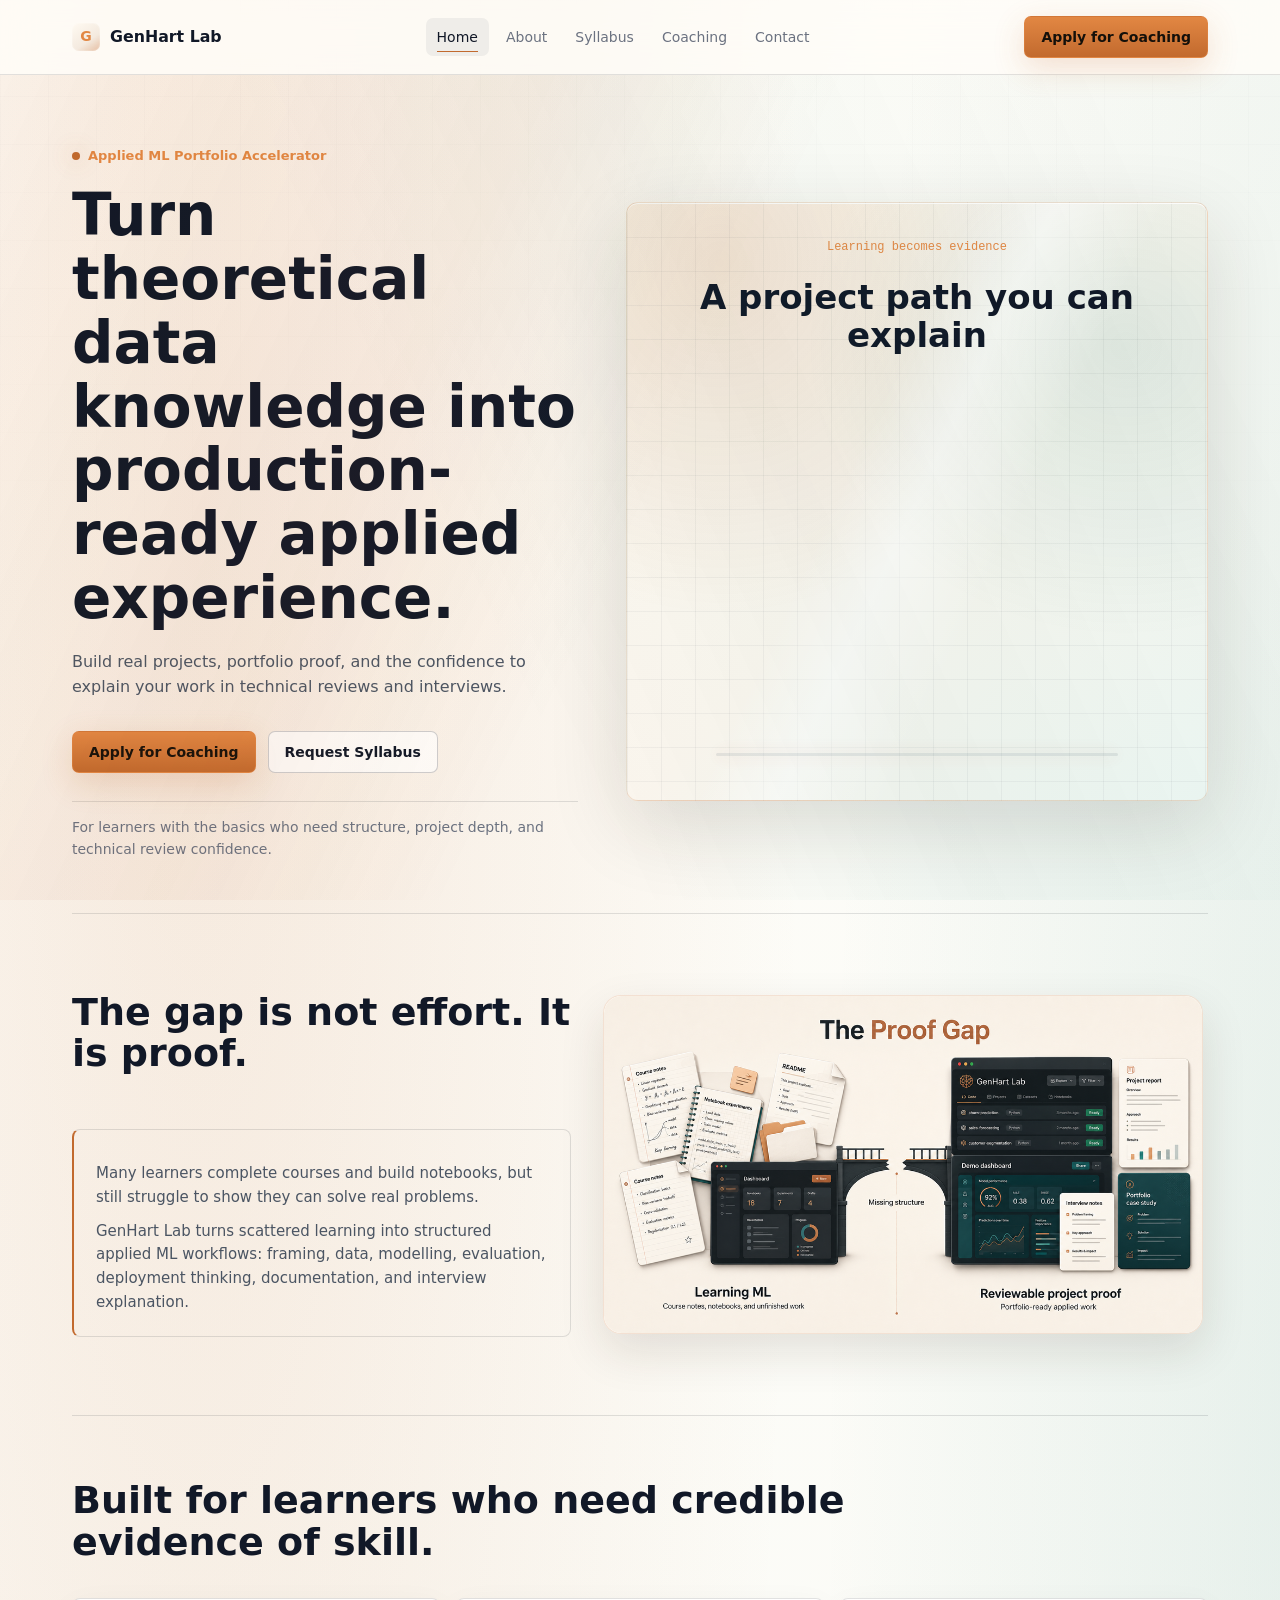
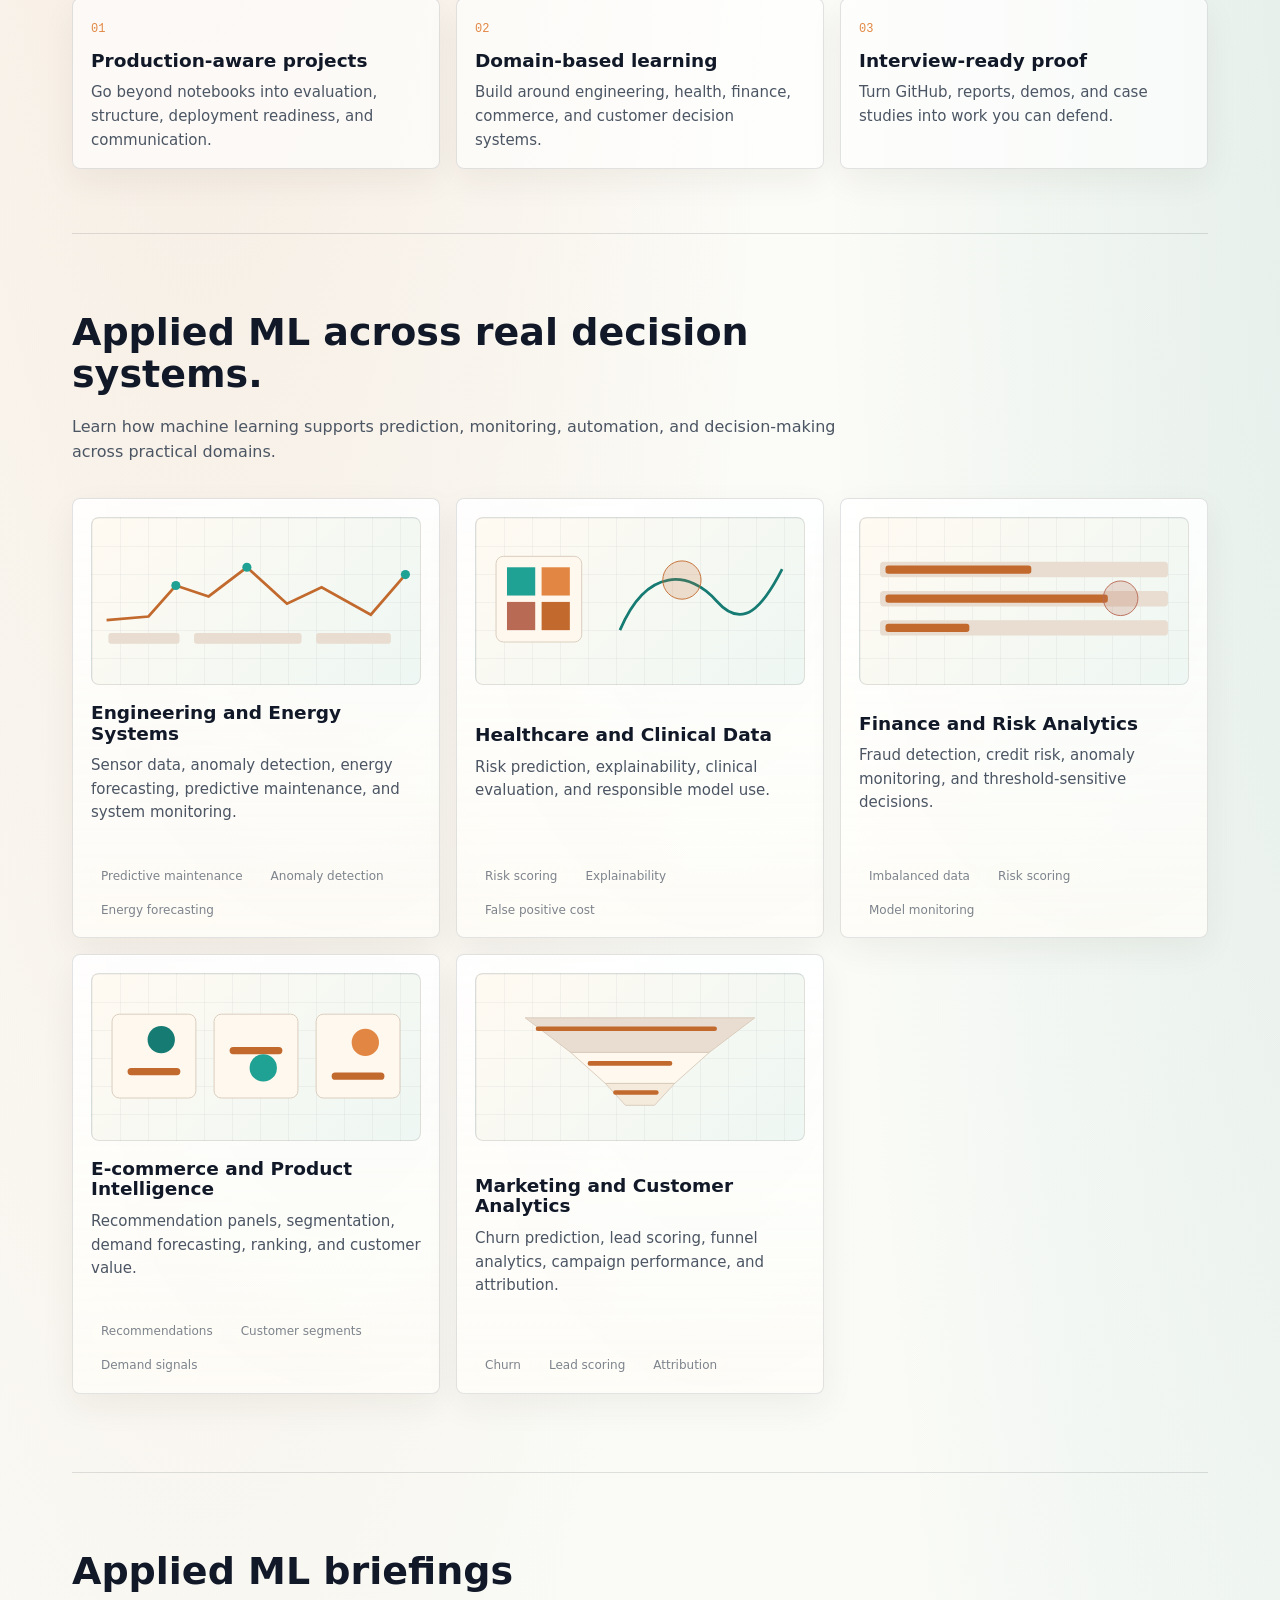
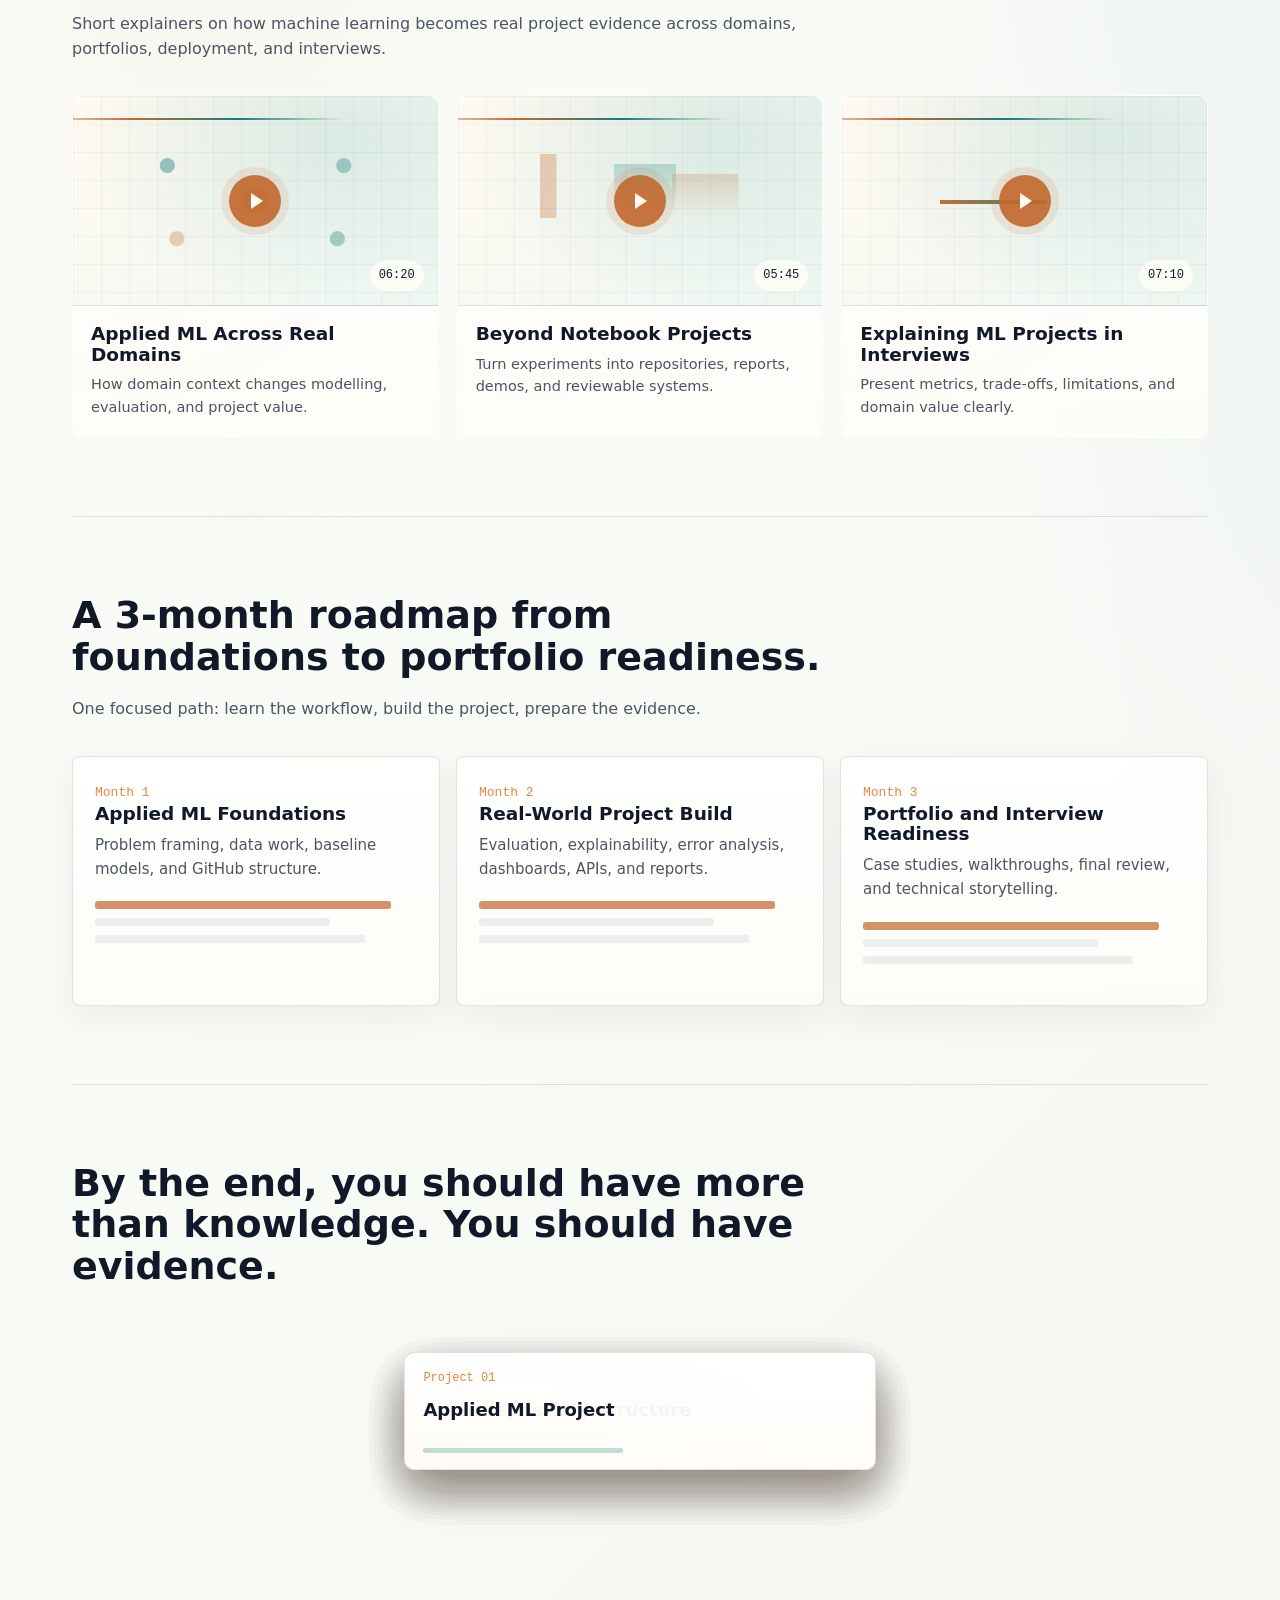
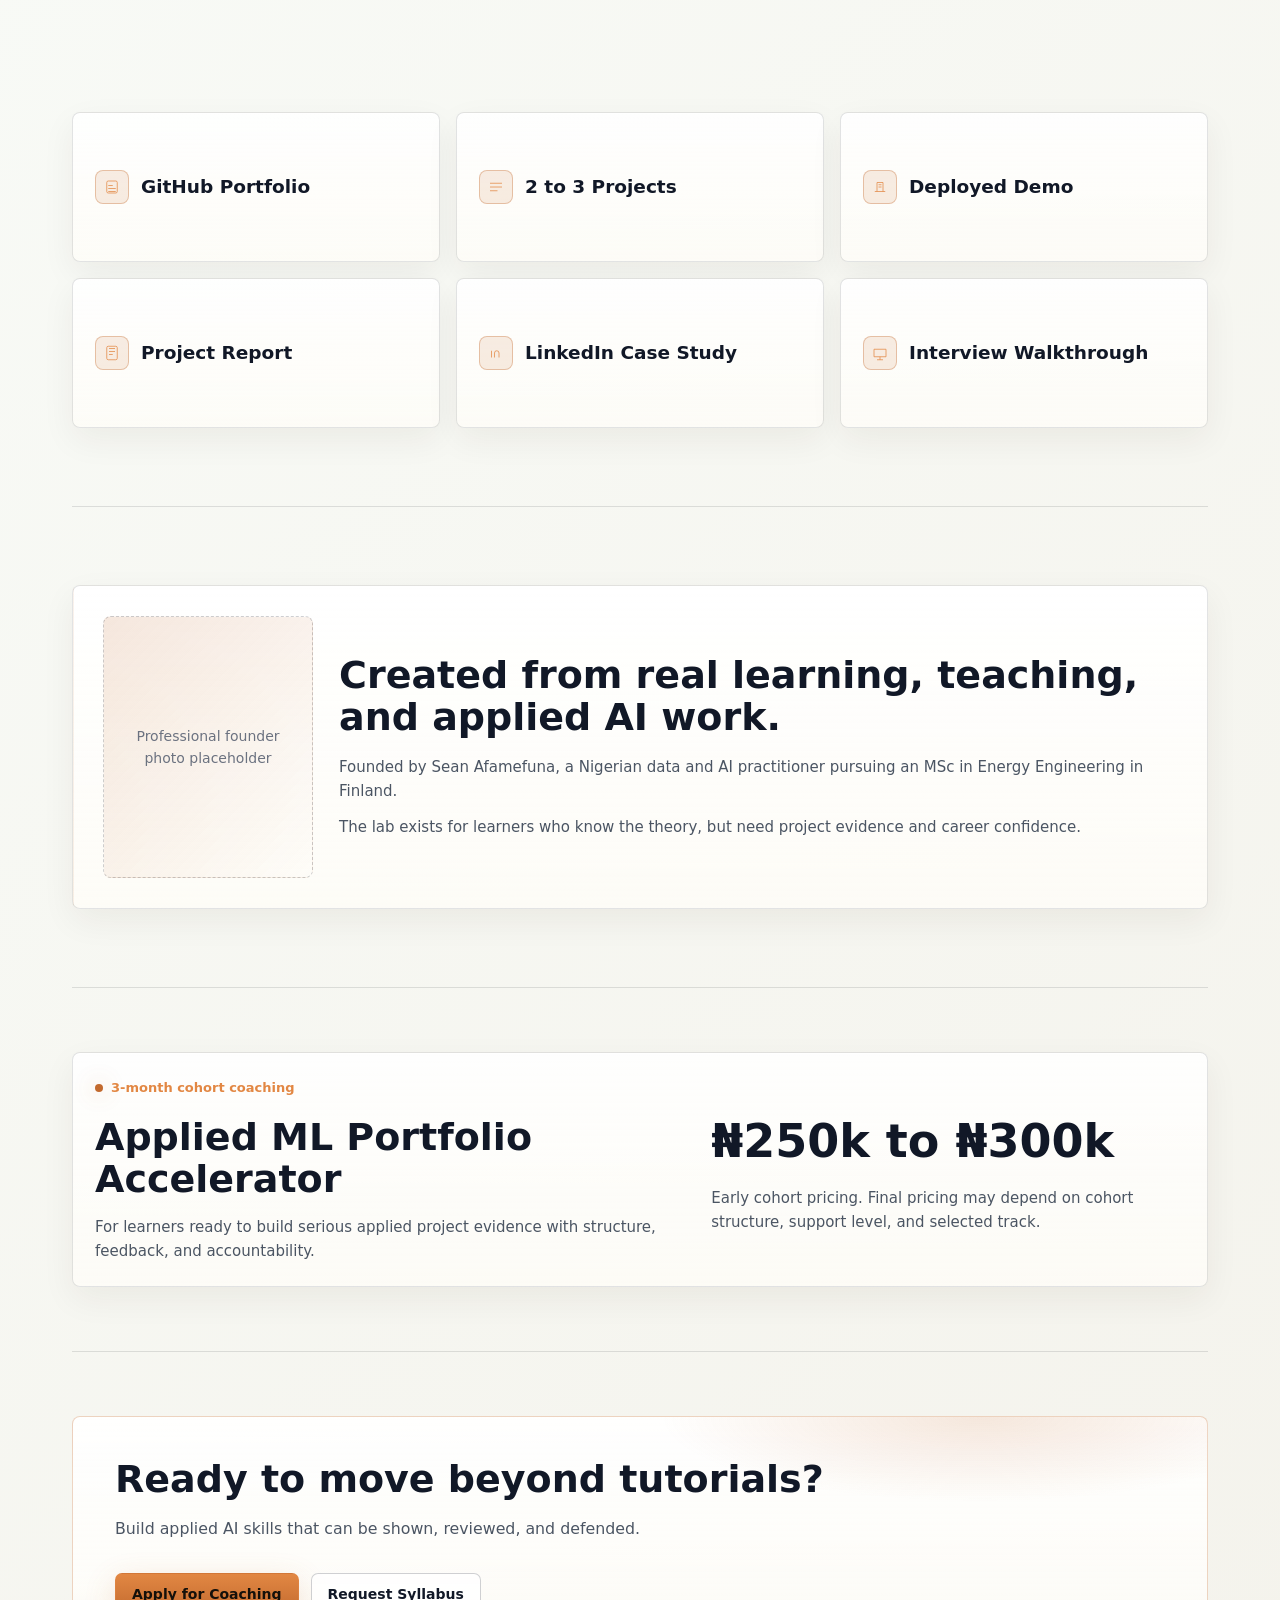
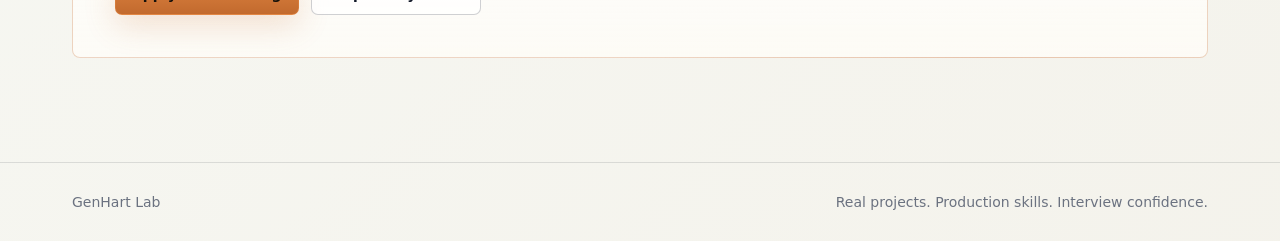
<file: index.html>
<!doctype html>
<html lang="en">
  <head>
    <meta charset="utf-8">
    <meta name="viewport" content="width=device-width, initial-scale=1">
    <title>GenHart Lab | Applied ML Portfolio Accelerator</title>
    <meta name="description" content="Build production-ready data and AI skills through real projects, portfolio development, and interview-focused coaching.">
    <link rel="stylesheet" href="styles.css">
  </head>
  <body>
    <header class="site-header">
      <nav class="nav" aria-label="Main navigation">
        <a class="brand" href="index.html"><span class="brand-mark" aria-hidden="true"></span><span>GenHart Lab</span></a>
        <div class="nav-links">
          <a class="active" href="index.html">Home</a>
          <a href="about.html">About</a>
          <a href="syllabus.html">Syllabus</a>
          <a href="coaching.html">Coaching</a>
          <a href="contact.html">Contact</a>
        </div>
        <div class="nav-cta"><a class="button primary" href="contact.html">Apply for Coaching</a></div>
        <button class="menu-toggle" type="button" aria-label="Open menu" aria-expanded="false">=</button>
      </nav>
    </header>

    <main class="page">
      <section class="hero">
        <div>
          <div class="eyebrow">Applied ML Portfolio Accelerator</div>
          <h1>Turn theoretical data knowledge into production-ready applied experience.</h1>
          <p>Build real projects, portfolio proof, and the confidence to explain your work in technical reviews and interviews.</p>
          <div class="hero-actions">
            <a class="button primary" href="contact.html">Apply for Coaching</a>
            <a class="button" href="syllabus.html">Request Syllabus</a>
          </div>
          <div class="trust-line">For learners with the basics who need structure, project depth, and technical review confidence.</div>
        </div>
        <div class="workflow-board" aria-label="Learning becomes evidence">
          <div class="workflow-header">
            <div>
              <span class="meta-label">Learning becomes evidence</span>
              <h2>A project path you can explain</h2>
            </div>
          </div>
          <div class="workflow-track">
            <div class="workflow-line" aria-hidden="true"></div>
            <div class="workflow-step">
              <span>01</span>
              <div class="workflow-icon workflow-scene theory-scene" aria-hidden="true">
                <svg viewBox="0 0 220 150">
                  <rect class="scene-card" x="34" y="26" width="152" height="96" rx="14"></rect>
                  <path class="copper-line draw-a" d="M72 42v62M72 42c-14 0-25 5-34 13v62c9-8 20-12 34-12 12 0 22 3 31 9V52c-9-7-19-10-31-10z"></path>
                  <path class="teal-line draw-b" d="M104 52c9-7 19-10 31-10 14 0 25 5 34 13v62c-9-8-20-12-34-12-12 0-22 3-31 9V52z"></path>
                  <path class="soft-line" d="M48 63h38M48 78h34M48 93h28M121 64h38M121 80h30M121 96h34"></path>
                  <rect class="mini-chip copper-fill" x="88" y="18" width="44" height="18" rx="9"></rect>
                  <circle class="pulse-node" cx="111" cy="27" r="4"></circle>
                </svg>
              </div>
              <strong>Theory / Course Knowledge</strong>
            </div>
            <div class="workflow-step">
              <span>02</span>
              <div class="workflow-icon workflow-scene framing-scene" aria-hidden="true">
                <svg viewBox="0 0 220 150">
                  <rect class="scene-card" x="28" y="24" width="164" height="102" rx="14"></rect>
                  <circle class="teal-line draw-a" cx="88" cy="75" r="34"></circle>
                  <circle class="copper-line draw-b" cx="88" cy="75" r="18"></circle>
                  <circle class="copper-fill pulse-node" cx="88" cy="75" r="5"></circle>
                  <path class="teal-line" d="M88 32v20M88 98v20M45 75h20M111 75h20"></path>
                  <rect class="mini-card" x="134" y="48" width="36" height="12" rx="4"></rect>
                  <rect class="mini-card" x="134" y="70" width="48" height="12" rx="4"></rect>
                  <rect class="mini-card" x="134" y="92" width="30" height="12" rx="4"></rect>
                </svg>
              </div>
              <strong>Problem Framing</strong>
            </div>
            <div class="workflow-step">
              <span>03</span>
              <div class="workflow-icon workflow-scene data-scene" aria-hidden="true">
                <svg viewBox="0 0 220 150">
                  <rect class="scene-card" x="25" y="28" width="170" height="94" rx="14"></rect>
                  <rect class="mini-card" x="46" y="48" width="54" height="16" rx="5"></rect>
                  <rect class="mini-card" x="46" y="74" width="54" height="16" rx="5"></rect>
                  <rect class="mini-card" x="46" y="100" width="54" height="16" rx="5"></rect>
                  <path class="teal-line draw-a" d="M108 56h30c12 0 18 7 18 18v4c0 11 6 18 18 18h10"></path>
                  <path class="copper-line draw-b" d="M108 82h22c9 0 14 5 14 14v4c0 9 5 14 14 14h26"></path>
                  <circle class="teal-fill pulse-node" cx="108" cy="56" r="4"></circle>
                  <circle class="teal-fill pulse-node" cx="108" cy="82" r="4"></circle>
                  <circle class="copper-fill pulse-node" cx="108" cy="108" r="4"></circle>
                </svg>
              </div>
              <strong>Data Pipeline</strong>
            </div>
            <div class="workflow-step">
              <span>04</span>
              <div class="workflow-icon workflow-scene model-scene" aria-hidden="true">
                <svg viewBox="0 0 220 150">
                  <rect class="scene-card" x="31" y="24" width="158" height="102" rx="14"></rect>
                  <path class="soft-line" d="M70 48l43 27-43 27M150 48l-43 27 43 27M70 48h80M70 102h80"></path>
                  <rect class="model-block copper-stroke" x="52" y="37" width="36" height="24" rx="7"></rect>
                  <rect class="model-block teal-stroke" x="132" y="37" width="36" height="24" rx="7"></rect>
                  <rect class="model-block teal-stroke" x="52" y="89" width="36" height="24" rx="7"></rect>
                  <rect class="model-block copper-stroke" x="132" y="89" width="36" height="24" rx="7"></rect>
                  <circle class="pulse-node copper-fill" cx="110" cy="75" r="13"></circle>
                </svg>
              </div>
              <strong>Model Build</strong>
            </div>
            <div class="workflow-step">
              <span>05</span>
              <div class="workflow-icon workflow-scene eval-scene" aria-hidden="true">
                <svg viewBox="0 0 220 150">
                  <rect class="scene-card" x="26" y="25" width="168" height="100" rx="14"></rect>
                  <rect class="mini-card teal-fill" x="48" y="82" width="12" height="28" rx="3"></rect>
                  <rect class="mini-card teal-fill" x="68" y="66" width="12" height="44" rx="3"></rect>
                  <rect class="mini-card copper-fill" x="88" y="52" width="12" height="58" rx="3"></rect>
                  <path class="copper-line draw-a" d="M44 112h70"></path>
                  <g class="matrix">
                    <rect class="matrix-cell good" x="134" y="48" width="18" height="18" rx="4"></rect>
                    <rect class="matrix-cell" x="158" y="48" width="18" height="18" rx="4"></rect>
                    <rect class="matrix-cell" x="134" y="72" width="18" height="18" rx="4"></rect>
                    <rect class="matrix-cell good" x="158" y="72" width="18" height="18" rx="4"></rect>
                  </g>
                  <path class="teal-line draw-b" d="M132 104c15-16 28-16 44 0"></path>
                </svg>
              </div>
              <strong>Evaluation</strong>
            </div>
            <div class="workflow-step">
              <span>06</span>
              <div class="workflow-icon workflow-scene deploy-scene" aria-hidden="true">
                <svg viewBox="0 0 220 150">
                  <rect class="scene-card" x="28" y="28" width="164" height="94" rx="14"></rect>
                  <rect class="mini-card" x="52" y="48" width="72" height="50" rx="8"></rect>
                  <path class="teal-line" d="M62 84h52M62 64h30"></path>
                  <path class="copper-line draw-a" d="M132 76h18c11 0 18-7 18-18 12 1 21 10 21 22 0 13-10 22-24 22h-33"></path>
                  <circle class="pulse-node teal-fill" cx="153" cy="76" r="5"></circle>
                  <rect class="status-pill" x="74" y="106" width="72" height="16" rx="8"></rect>
                </svg>
              </div>
              <strong>Deployment</strong>
            </div>
            <div class="workflow-step">
              <span>07</span>
              <div class="workflow-icon workflow-scene proof-scene" aria-hidden="true">
                <svg viewBox="0 0 220 150">
                  <rect class="scene-card" x="32" y="22" width="156" height="106" rx="14"></rect>
                  <rect class="proof-card-svg card-a" x="50" y="44" width="54" height="66" rx="8"></rect>
                  <rect class="proof-card-svg card-b" x="82" y="34" width="56" height="76" rx="8"></rect>
                  <rect class="proof-card-svg card-c" x="116" y="50" width="54" height="60" rx="8"></rect>
                  <path class="teal-line" d="M61 62h30M61 78h22M93 54h33M93 72h22M127 70h31M127 86h22"></path>
                  <circle class="pulse-node copper-fill" cx="156" cy="58" r="5"></circle>
                  <path class="copper-line draw-a" d="M78 116h66"></path>
                </svg>
              </div>
              <strong>Portfolio Proof</strong>
            </div>
          </div>
        </div>
      </section>

      <section class="section split proof-gap-section">
        <div class="proof-gap-copy">
          <div class="section-head">
            <h2>The gap is not effort. It is proof.</h2>
          </div>
          <div class="card panel-editorial">
            <p>Many learners complete courses and build notebooks, but still struggle to show they can solve real problems.</p>
            <p>GenHart Lab turns scattered learning into structured applied ML workflows: framing, data, modelling, evaluation, deployment thinking, documentation, and interview explanation.</p>
          </div>
        </div>
        <div class="proof-gap-image-wrap">
          <img src="assets/proof-gap-web.png" alt="The proof gap between learning machine learning and building reviewable project proof.">
        </div>
      </section>

      <section class="section compact">
        <div class="section-head">
          <h2>Built for learners who need credible evidence of skill.</h2>
        </div>
        <div class="grid three">
          <div class="card panel-compact"><span class="meta-label">01</span><h3>Production-aware projects</h3><p>Go beyond notebooks into evaluation, structure, deployment readiness, and communication.</p></div>
          <div class="card panel-compact"><span class="meta-label">02</span><h3>Domain-based learning</h3><p>Build around engineering, health, finance, commerce, and customer decision systems.</p></div>
          <div class="card panel-compact"><span class="meta-label">03</span><h3>Interview-ready proof</h3><p>Turn GitHub, reports, demos, and case studies into work you can defend.</p></div>
        </div>
      </section>

      <section class="section">
        <div class="section-head">
          <h2>Applied ML across real decision systems.</h2>
          <p>Learn how machine learning supports prediction, monitoring, automation, and decision-making across practical domains.</p>
        </div>
        <div class="grid three">
          <article class="card tech-card panel-application">
            <div><h3>Engineering and Energy Systems</h3><p>Sensor data, anomaly detection, energy forecasting, predictive maintenance, and system monitoring.</p></div>
            <div class="domain-graphic"><svg viewBox="0 0 360 142" role="img" aria-label="Sensor monitoring graphic"><polyline points="16,92 62,88 92,54 128,66 170,34 214,74 252,56 306,86 344,42" fill="none" stroke="#C26A2E" stroke-width="3"/><g fill="#1FA194"><circle cx="92" cy="54" r="5"/><circle cx="170" cy="34" r="5"/><circle cx="344" cy="42" r="5"/></g><rect x="18" y="106" width="78" height="12" rx="3" fill="#E8DDD0"/><rect x="112" y="106" width="118" height="12" rx="3" fill="#E8DDD0"/><rect x="246" y="106" width="82" height="12" rx="3" fill="#E8DDD0"/></svg></div>
            <div class="tag-row"><span class="tag">Predictive maintenance</span><span class="tag">Anomaly detection</span><span class="tag">Energy forecasting</span></div>
          </article>
          <article class="card tech-card panel-application">
            <div><h3>Healthcare and Clinical Data</h3><p>Risk prediction, explainability, clinical evaluation, and responsible model use.</p></div>
            <div class="domain-graphic"><svg viewBox="0 0 360 142" role="img" aria-label="Clinical evaluation graphic"><rect x="22" y="22" width="94" height="94" rx="8" fill="#FFF8EF" stroke="#D8CAB9"/><rect x="34" y="34" width="31" height="31" fill="#1FA194"/><rect x="72" y="34" width="31" height="31" fill="#E28743"/><rect x="34" y="72" width="31" height="31" fill="#B86A55"/><rect x="72" y="72" width="31" height="31" fill="#C26A2E"/><path d="M158 103 C188 32 235 38 264 71 S315 77 336 36" fill="none" stroke="#167C73" stroke-width="3"/><circle cx="226" cy="48" r="21" fill="rgba(194,106,46,.20)" stroke="#C26A2E"/></svg></div>
            <div class="tag-row"><span class="tag">Risk scoring</span><span class="tag">Explainability</span><span class="tag">False positive cost</span></div>
          </article>
          <article class="card tech-card panel-application">
            <div><h3>Finance and Risk Analytics</h3><p>Fraud detection, credit risk, anomaly monitoring, and threshold-sensitive decisions.</p></div>
            <div class="domain-graphic"><svg viewBox="0 0 360 142" role="img" aria-label="Risk analytics graphic"><g fill="#E8DDD0"><rect x="22" y="28" width="316" height="17" rx="4"/><rect x="22" y="60" width="316" height="17" rx="4"/><rect x="22" y="92" width="316" height="17" rx="4"/></g><g fill="#C26A2E"><rect x="28" y="32" width="160" height="9" rx="3"/><rect x="28" y="64" width="244" height="9" rx="3"/><rect x="28" y="96" width="92" height="9" rx="3"/></g><circle cx="286" cy="68" r="19" fill="rgba(184,106,85,.22)" stroke="#B86A55"/></svg></div>
            <div class="tag-row"><span class="tag">Imbalanced data</span><span class="tag">Risk scoring</span><span class="tag">Model monitoring</span></div>
          </article>
          <article class="card tech-card panel-application">
            <div><h3>E-commerce and Product Intelligence</h3><p>Recommendation panels, segmentation, demand forecasting, ranking, and customer value.</p></div>
            <div class="domain-graphic"><svg viewBox="0 0 360 142" role="img" aria-label="Product intelligence graphic"><rect x="22" y="24" width="92" height="92" rx="8" fill="#FFF8EF" stroke="#D8CAB9"/><rect x="134" y="24" width="92" height="92" rx="8" fill="#FFF8EF" stroke="#D8CAB9"/><rect x="246" y="24" width="92" height="92" rx="8" fill="#FFF8EF" stroke="#D8CAB9"/><path d="M43 87h50M155 64h50M267 92h50" stroke="#C26A2E" stroke-width="8" stroke-linecap="round"/><circle cx="76" cy="52" r="15" fill="#167C73"/><circle cx="188" cy="83" r="15" fill="#1FA194"/><circle cx="300" cy="55" r="15" fill="#E28743"/></svg></div>
            <div class="tag-row"><span class="tag">Recommendations</span><span class="tag">Customer segments</span><span class="tag">Demand signals</span></div>
          </article>
          <article class="card tech-card panel-application">
            <div><h3>Marketing and Customer Analytics</h3><p>Churn prediction, lead scoring, funnel analytics, campaign performance, and attribution.</p></div>
            <div class="domain-graphic"><svg viewBox="0 0 360 142" role="img" aria-label="Marketing funnel graphic"><path d="M54 28h252l-50 38H104z" fill="#E8DDD0" stroke="#D8CAB9"/><path d="M104 66h152l-38 34h-76z" fill="#FFF8EF" stroke="#D8CAB9"/><path d="M142 100h76l-22 24h-32z" fill="#F5EBDD" stroke="#D8CAB9"/><path d="M68 40h194M125 78h88M153 110h45" stroke="#C26A2E" stroke-width="5" stroke-linecap="round"/></svg></div>
            <div class="tag-row"><span class="tag">Churn</span><span class="tag">Lead scoring</span><span class="tag">Attribution</span></div>
          </article>
        </div>
      </section>

      <section class="video-section">
        <div class="section-head">
          <h2>Applied ML briefings</h2>
          <p>Short explainers on how machine learning becomes real project evidence across domains, portfolios, deployment, and interviews.</p>
        </div>
        <div class="video-grid">
          <a class="video-card" href="#">
            <div class="video-thumbnail thumbnail-domains"><span class="play-button" aria-hidden="true"></span><span class="duration-badge">06:20</span></div>
            <div class="video-copy"><h3>Applied ML Across Real Domains</h3><p>How domain context changes modelling, evaluation, and project value.</p></div>
          </a>
          <a class="video-card" href="#">
            <div class="video-thumbnail thumbnail-notebooks"><span class="play-button" aria-hidden="true"></span><span class="duration-badge">05:45</span></div>
            <div class="video-copy"><h3>Beyond Notebook Projects</h3><p>Turn experiments into repositories, reports, demos, and reviewable systems.</p></div>
          </a>
          <a class="video-card" href="#">
            <div class="video-thumbnail thumbnail-interview"><span class="play-button" aria-hidden="true"></span><span class="duration-badge">07:10</span></div>
            <div class="video-copy"><h3>Explaining ML Projects in Interviews</h3><p>Present metrics, trade-offs, limitations, and domain value clearly.</p></div>
          </a>
        </div>
      </section>

      <section class="section">
        <div class="section-head">
          <h2>A 3-month roadmap from foundations to portfolio readiness.</h2>
          <p>One focused path: learn the workflow, build the project, prepare the evidence.</p>
        </div>
        <div class="roadmap">
          <div class="card month"><span class="month-number">Month 1</span><h3>Applied ML Foundations</h3><p>Problem framing, data work, baseline models, and GitHub structure.</p><div class="mini-bars"><span></span><span></span><span></span></div></div>
          <div class="card month"><span class="month-number">Month 2</span><h3>Real-World Project Build</h3><p>Evaluation, explainability, error analysis, dashboards, APIs, and reports.</p><div class="mini-bars"><span></span><span></span><span></span></div></div>
          <div class="card month"><span class="month-number">Month 3</span><h3>Portfolio and Interview Readiness</h3><p>Case studies, walkthroughs, final review, and technical storytelling.</p><div class="mini-bars"><span></span><span></span><span></span></div></div>
        </div>
      </section>

      <section class="section">
        <div class="section-head">
          <h2>By the end, you should have more than knowledge. You should have evidence.</h2>
        </div>
        <div class="stack-wrap">
          <div class="portfolio-stack" aria-label="Portfolio evidence stack visual">
            <div class="stack-card"><span>Project 01</span><strong>Applied ML Project</strong><div class="stack-lines"><i></i><i></i></div></div>
            <div class="stack-card"><span>GitHub Repo</span><strong>Clean repository structure</strong><div class="stack-lines"><i></i><i></i></div></div>
            <div class="stack-card"><span>Technical Report</span><strong>Decisions and limitations</strong><div class="stack-lines"><i></i><i></i></div></div>
            <div class="stack-card"><span>Live Demo</span><strong>Dashboard or app proof</strong><div class="stack-lines"><i></i><i></i></div></div>
            <div class="stack-card"><span>LinkedIn Case Study</span><strong>Public project story</strong><div class="stack-lines"><i></i><i></i></div></div>
            <div class="stack-card"><span>Interview Walkthrough</span><strong>Explainable project narrative</strong><div class="stack-lines"><i></i><i></i></div></div>
          </div>
        </div>
        <div class="grid three">
          <div class="card proof-card panel-proof"><div class="proof-icon"><svg viewBox="0 0 24 24" fill="none" stroke="currentColor"><path d="M7 18h10M7 14h10M7 10h6"/><rect x="5" y="4" width="14" height="16" rx="2"/></svg></div><h3>GitHub Portfolio</h3></div>
          <div class="card proof-card panel-proof"><div class="proof-icon"><svg viewBox="0 0 24 24" fill="none" stroke="currentColor"><path d="M4 7h16M4 12h16M4 17h10"/></svg></div><h3>2 to 3 Projects</h3></div>
          <div class="card proof-card panel-proof"><div class="proof-icon"><svg viewBox="0 0 24 24" fill="none" stroke="currentColor"><path d="M5 18h14M8 18V6h8v12"/><path d="M10 9h4M10 12h4"/></svg></div><h3>Deployed Demo</h3></div>
          <div class="card proof-card panel-proof"><div class="proof-icon"><svg viewBox="0 0 24 24" fill="none" stroke="currentColor"><path d="M8 6h8M8 10h8M8 14h5"/><rect x="5" y="3" width="14" height="18" rx="2"/></svg></div><h3>Project Report</h3></div>
          <div class="card proof-card panel-proof"><div class="proof-icon"><svg viewBox="0 0 24 24" fill="none" stroke="currentColor"><path d="M6 9v9M6 6v.01M10 18v-6a3 3 0 0 1 6 0v6"/></svg></div><h3>LinkedIn Case Study</h3></div>
          <div class="card proof-card panel-proof"><div class="proof-icon"><svg viewBox="0 0 24 24" fill="none" stroke="currentColor"><path d="M4 7h16v10H4z"/><path d="M8 21h8M12 17v4"/></svg></div><h3>Interview Walkthrough</h3></div>
        </div>
      </section>

      <section class="section">
        <div class="card founder panel-large">
          <div class="photo-placeholder">Professional founder photo placeholder</div>
          <div>
            <h2>Created from real learning, teaching, and applied AI work.</h2>
            <p style="margin-top:18px">Founded by Sean Afamefuna, a Nigerian data and AI practitioner pursuing an MSc in Energy Engineering in Finland.</p>
            <p style="margin-top:12px">The lab exists for learners who know the theory, but need project evidence and career confidence.</p>
          </div>
        </div>
      </section>

      <section class="section compact">
        <div class="pricing-card card">
          <div>
            <div class="eyebrow">3-month cohort coaching</div>
            <h2>Applied ML Portfolio Accelerator</h2>
            <p style="margin-top:16px">For learners ready to build serious applied project evidence with structure, feedback, and accountability.</p>
          </div>
          <div>
            <div class="price">₦250k to ₦300k</div>
            <p>Early cohort pricing. Final pricing may depend on cohort structure, support level, and selected track.</p>
          </div>
        </div>
      </section>

      <section class="section compact">
        <div class="cta-band">
          <h2>Ready to move beyond tutorials?</h2>
          <p style="margin-top:16px">Build applied AI skills that can be shown, reviewed, and defended.</p>
          <div class="hero-actions">
            <a class="button primary" href="contact.html">Apply for Coaching</a>
            <a class="button" href="syllabus.html">Request Syllabus</a>
          </div>
        </div>
      </section>
    </main>

    <footer class="footer"><div class="footer-inner"><span>GenHart Lab</span><span>Real projects. Production skills. Interview confidence.</span></div></footer>
    <script src="script.js"></script>
  </body>
</html>
</file>
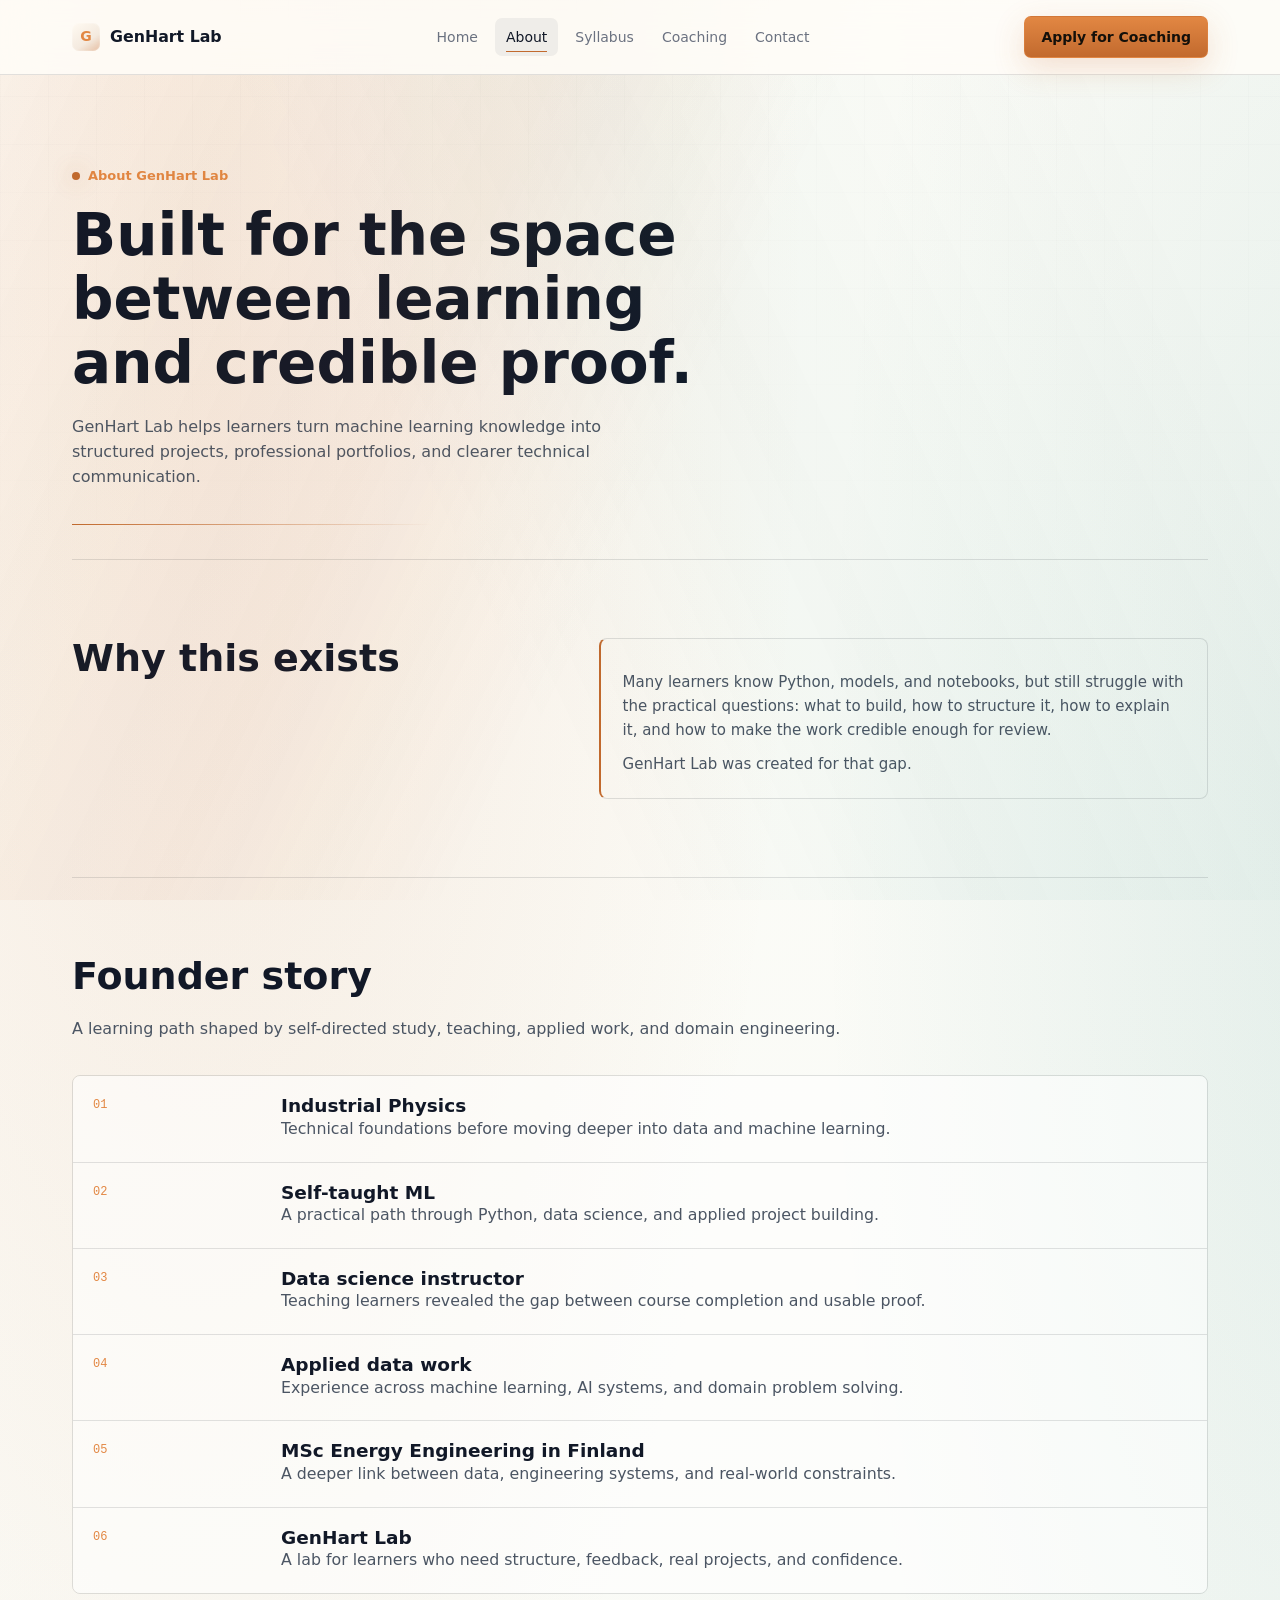
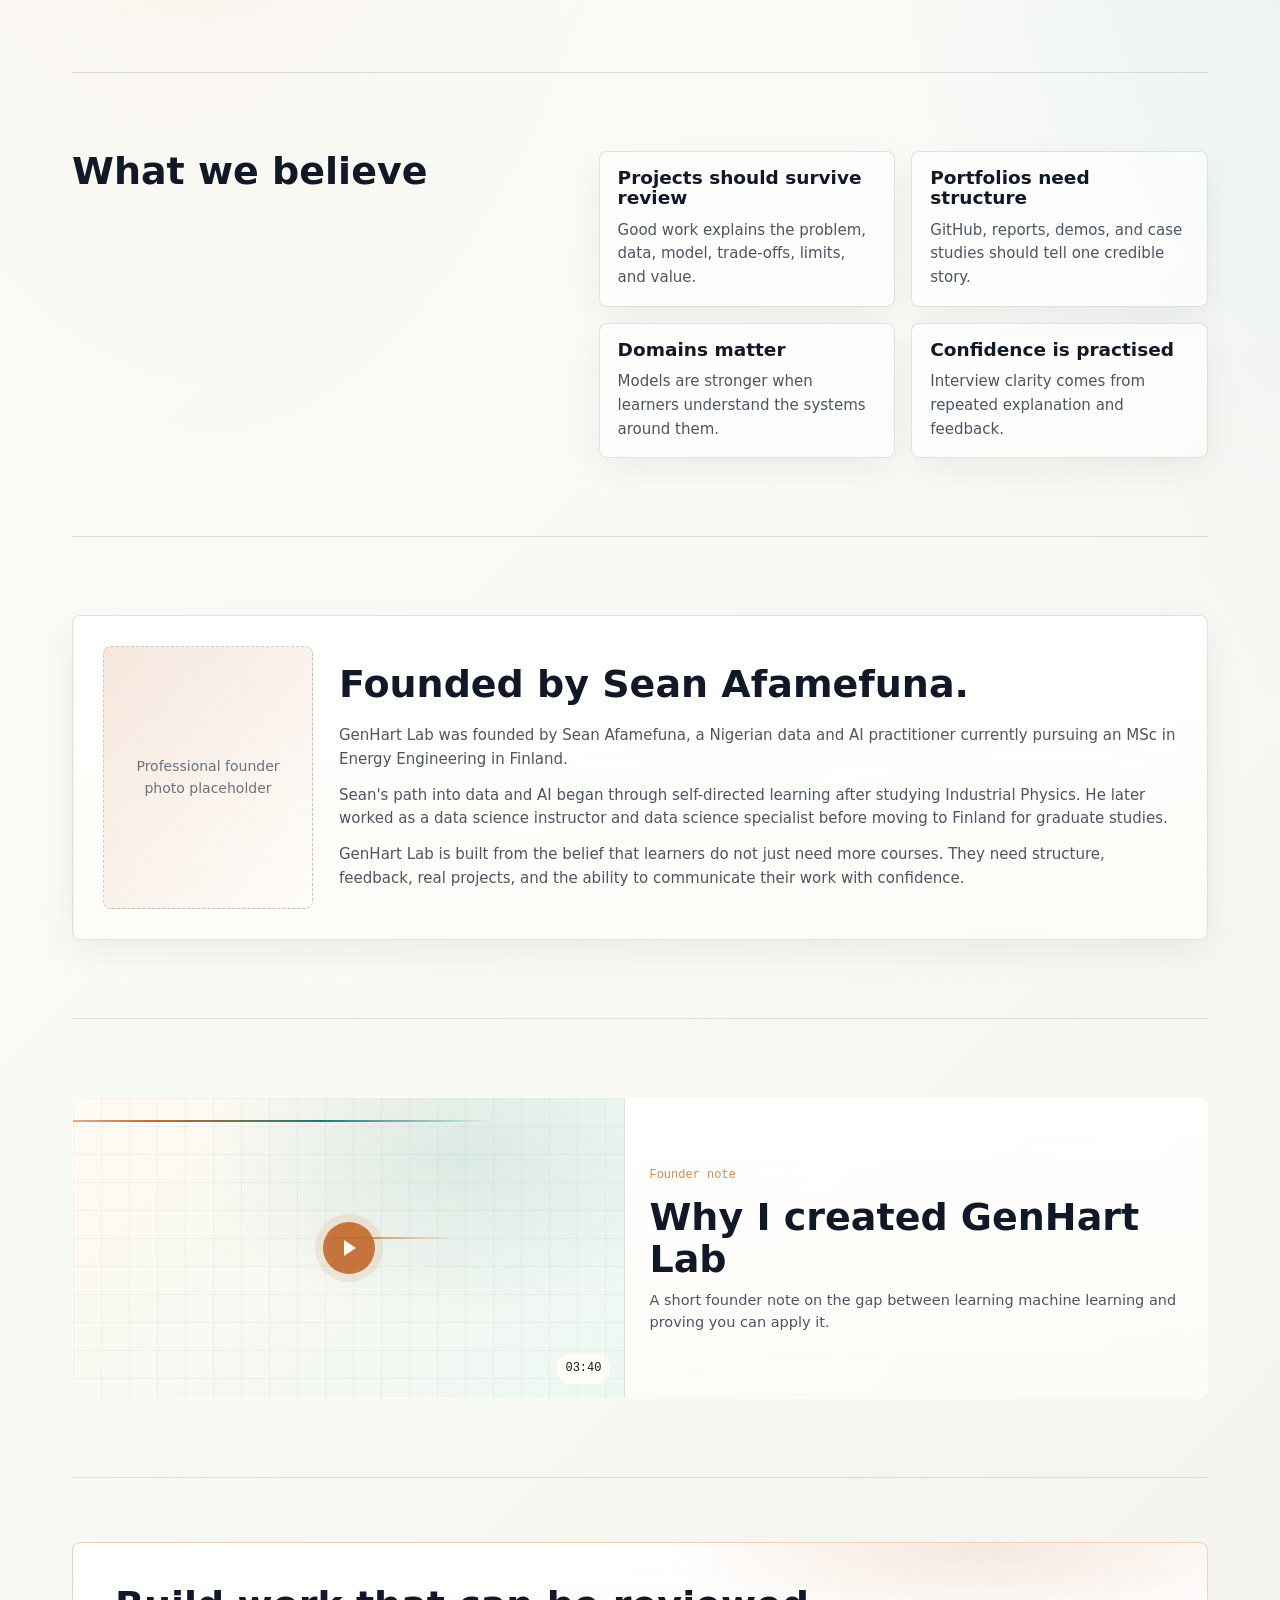
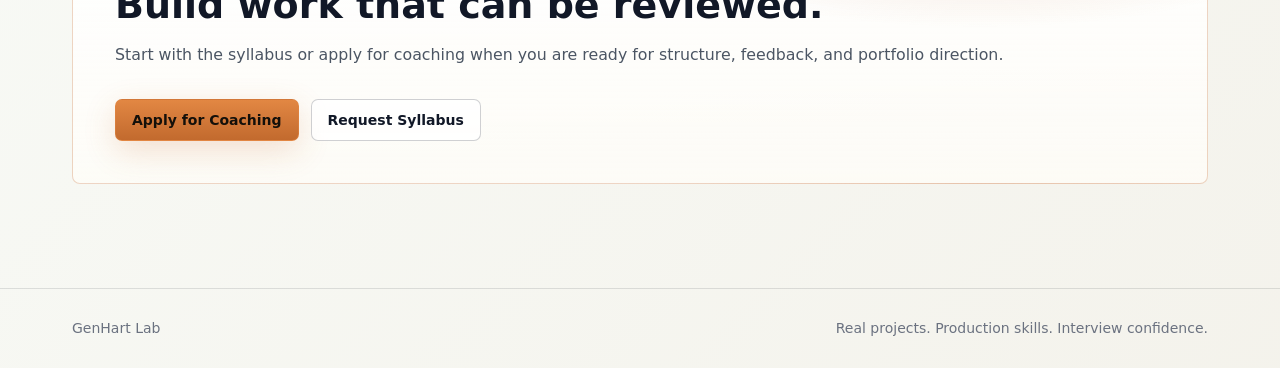
<file: about.html>
<!doctype html>
<html lang="en">
  <head>
    <meta charset="utf-8">
    <meta name="viewport" content="width=device-width, initial-scale=1">
    <title>About | GenHart Lab</title>
    <meta name="description" content="About GenHart Lab and its focus on applied AI projects, portfolio evidence, and interview confidence.">
    <link rel="stylesheet" href="styles.css">
  </head>
  <body>
    <header class="site-header">
      <nav class="nav" aria-label="Main navigation">
        <a class="brand" href="index.html"><span class="brand-mark" aria-hidden="true"></span><span>GenHart Lab</span></a>
        <div class="nav-links">
          <a href="index.html">Home</a>
          <a class="active" href="about.html">About</a>
          <a href="syllabus.html">Syllabus</a>
          <a href="coaching.html">Coaching</a>
          <a href="contact.html">Contact</a>
        </div>
        <div class="nav-cta"><a class="button primary" href="contact.html">Apply for Coaching</a></div>
        <button class="menu-toggle" type="button" aria-label="Open menu" aria-expanded="false">=</button>
      </nav>
    </header>

    <main class="page">
      <section class="hero copy-only about-hero">
        <div>
          <div class="eyebrow">About GenHart Lab</div>
          <h1>Built for the space between learning and credible proof.</h1>
          <p>GenHart Lab helps learners turn machine learning knowledge into structured projects, professional portfolios, and clearer technical communication.</p>
        </div>
      </section>

      <section class="section split">
        <div class="section-head">
          <h2>Why this exists</h2>
        </div>
        <div class="card panel-editorial">
          <p>Many learners know Python, models, and notebooks, but still struggle with the practical questions: what to build, how to structure it, how to explain it, and how to make the work credible enough for review.</p>
          <p>GenHart Lab was created for that gap.</p>
        </div>
      </section>

      <section class="section">
        <div class="section-head">
          <h2>Founder story</h2>
          <p>A learning path shaped by self-directed study, teaching, applied work, and domain engineering.</p>
        </div>
        <div class="story-timeline">
          <div class="story-step"><span>01</span><div><h3>Industrial Physics</h3><p>Technical foundations before moving deeper into data and machine learning.</p></div></div>
          <div class="story-step"><span>02</span><div><h3>Self-taught ML</h3><p>A practical path through Python, data science, and applied project building.</p></div></div>
          <div class="story-step"><span>03</span><div><h3>Data science instructor</h3><p>Teaching learners revealed the gap between course completion and usable proof.</p></div></div>
          <div class="story-step"><span>04</span><div><h3>Applied data work</h3><p>Experience across machine learning, AI systems, and domain problem solving.</p></div></div>
          <div class="story-step"><span>05</span><div><h3>MSc Energy Engineering in Finland</h3><p>A deeper link between data, engineering systems, and real-world constraints.</p></div></div>
          <div class="story-step"><span>06</span><div><h3>GenHart Lab</h3><p>A lab for learners who need structure, feedback, real projects, and confidence.</p></div></div>
        </div>
      </section>

      <section class="section split">
        <div class="section-head">
          <h2>What we believe</h2>
        </div>
        <div class="grid two">
          <div class="card panel-compact"><h3>Projects should survive review</h3><p>Good work explains the problem, data, model, trade-offs, limits, and value.</p></div>
          <div class="card panel-compact"><h3>Portfolios need structure</h3><p>GitHub, reports, demos, and case studies should tell one credible story.</p></div>
          <div class="card panel-compact"><h3>Domains matter</h3><p>Models are stronger when learners understand the systems around them.</p></div>
          <div class="card panel-compact"><h3>Confidence is practised</h3><p>Interview clarity comes from repeated explanation and feedback.</p></div>
        </div>
      </section>

      <section class="section">
        <div class="card founder panel-large">
          <div class="photo-placeholder">Professional founder photo placeholder</div>
          <div>
            <h2>Founded by Sean Afamefuna.</h2>
            <p style="margin-top:18px">GenHart Lab was founded by Sean Afamefuna, a Nigerian data and AI practitioner currently pursuing an MSc in Energy Engineering in Finland.</p>
            <p style="margin-top:12px">Sean's path into data and AI began through self-directed learning after studying Industrial Physics. He later worked as a data science instructor and data science specialist before moving to Finland for graduate studies.</p>
            <p style="margin-top:12px">GenHart Lab is built from the belief that learners do not just need more courses. They need structure, feedback, real projects, and the ability to communicate their work with confidence.</p>
          </div>
        </div>
      </section>

      <section class="video-section compact">
        <a class="video-feature" href="#">
          <div class="video-thumbnail thumbnail-founder"><span class="play-button" aria-hidden="true"></span><span class="duration-badge">03:40</span></div>
          <div class="video-copy">
            <span class="meta-label">Founder note</span>
            <h2>Why I created GenHart Lab</h2>
            <p>A short founder note on the gap between learning machine learning and proving you can apply it.</p>
          </div>
        </a>
      </section>

      <section class="section compact">
        <div class="cta-band">
          <h2>Build work that can be reviewed.</h2>
          <p style="margin-top:16px">Start with the syllabus or apply for coaching when you are ready for structure, feedback, and portfolio direction.</p>
          <div class="hero-actions">
            <a class="button primary" href="contact.html">Apply for Coaching</a>
            <a class="button" href="syllabus.html">Request Syllabus</a>
          </div>
        </div>
      </section>
    </main>

    <footer class="footer"><div class="footer-inner"><span>GenHart Lab</span><span>Real projects. Production skills. Interview confidence.</span></div></footer>
    <script src="script.js"></script>
  </body>
</html>
</file>
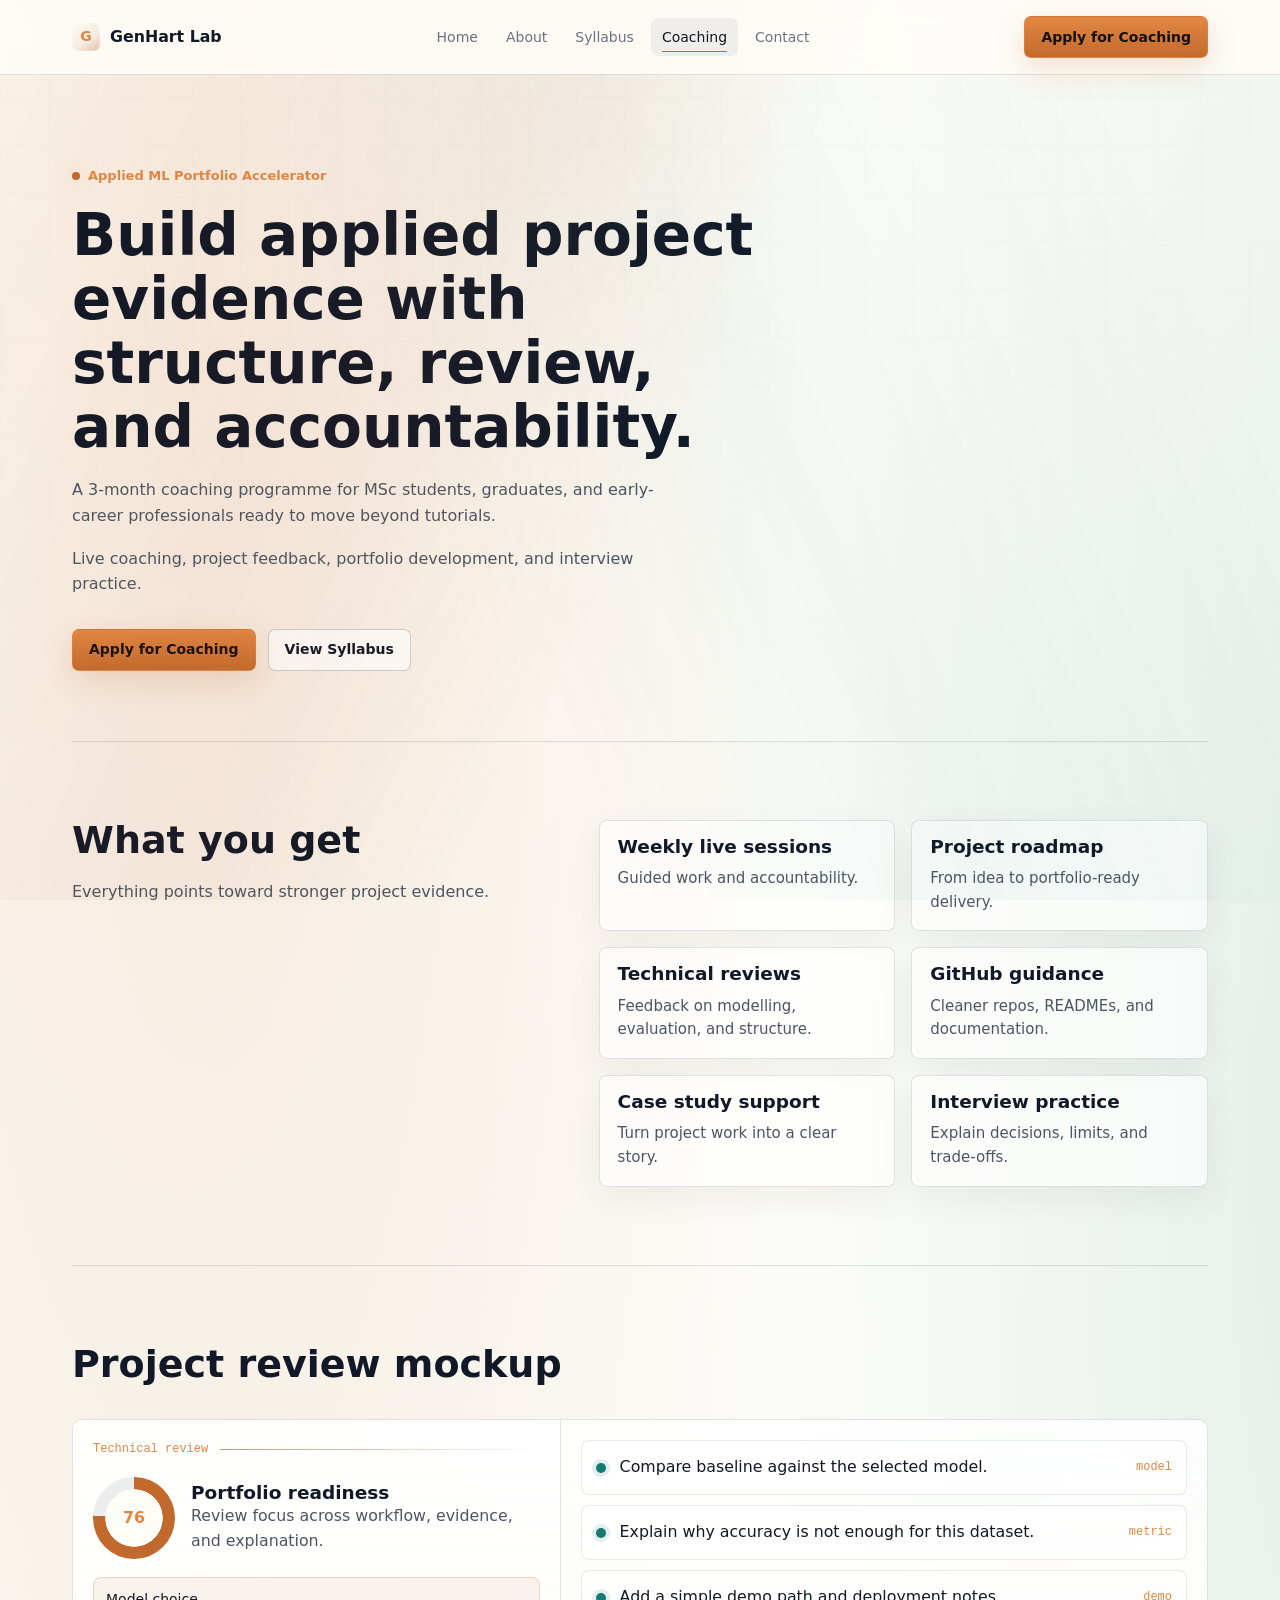
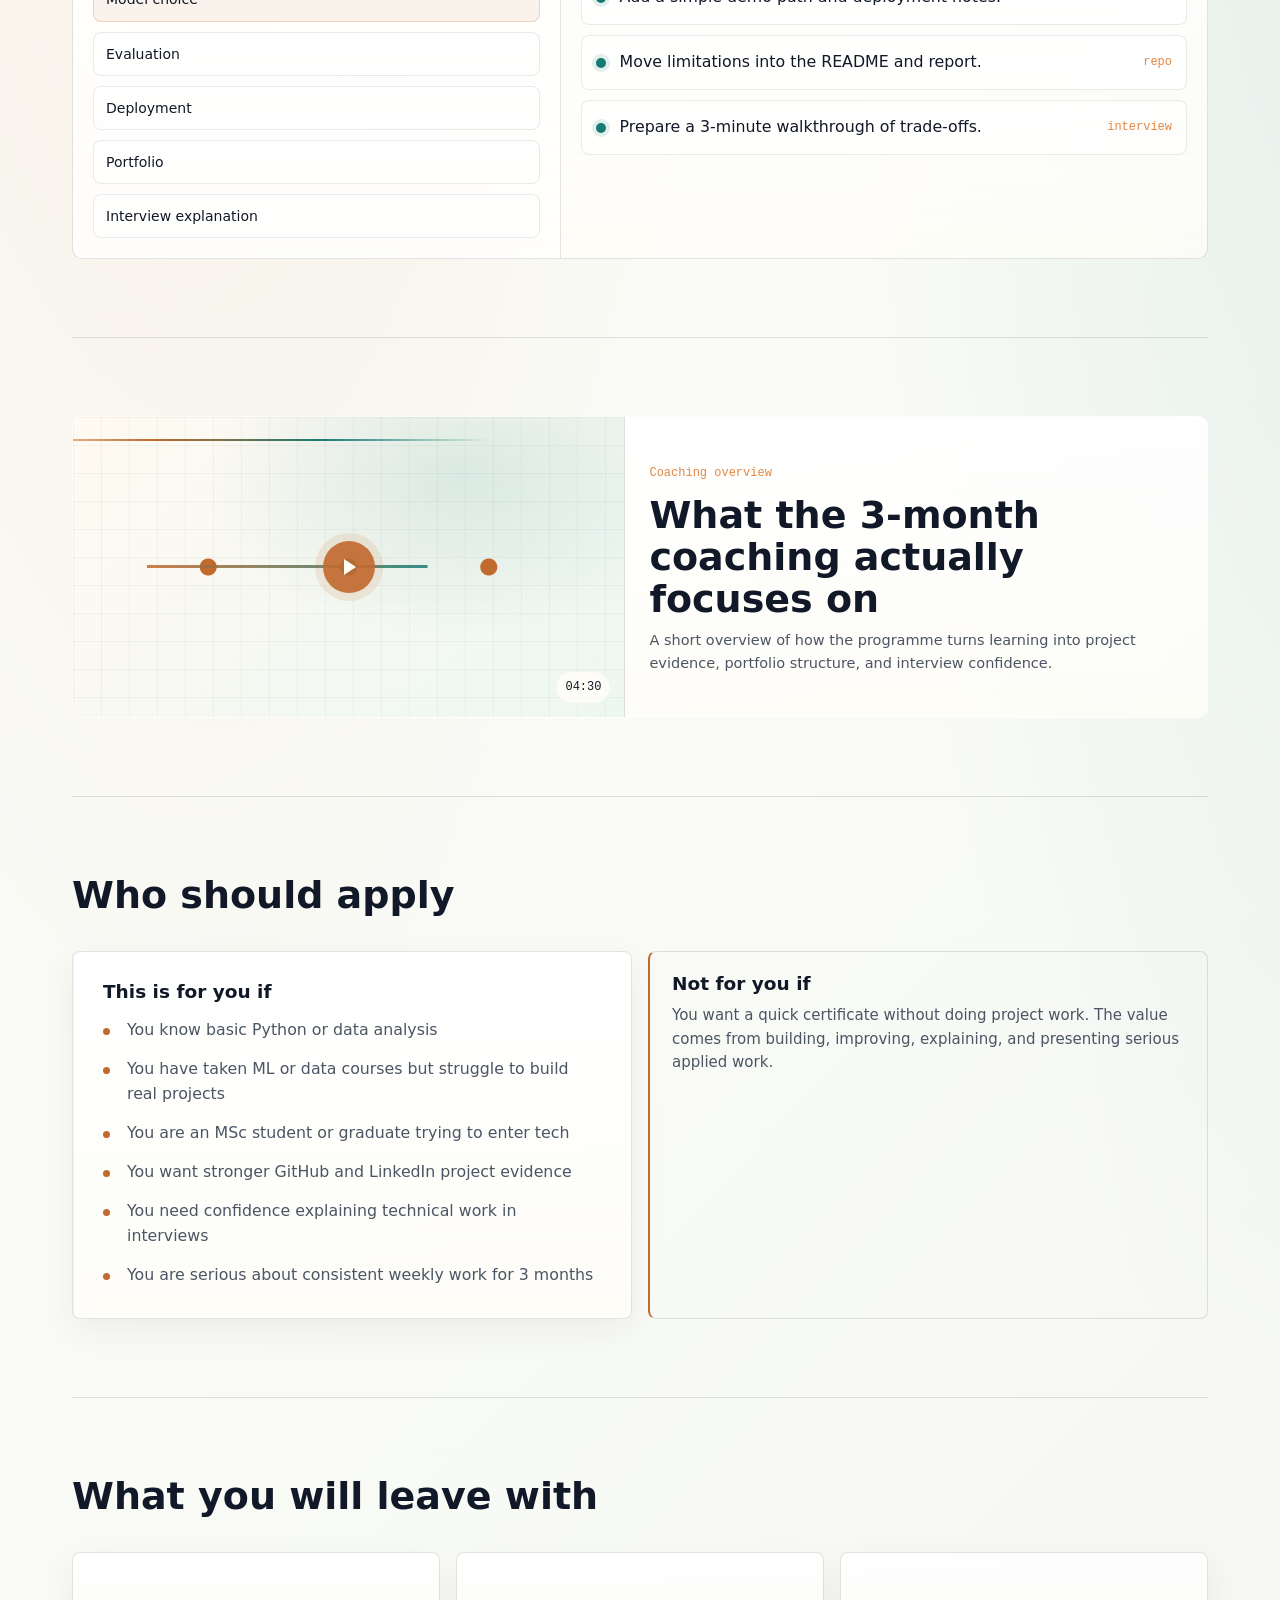
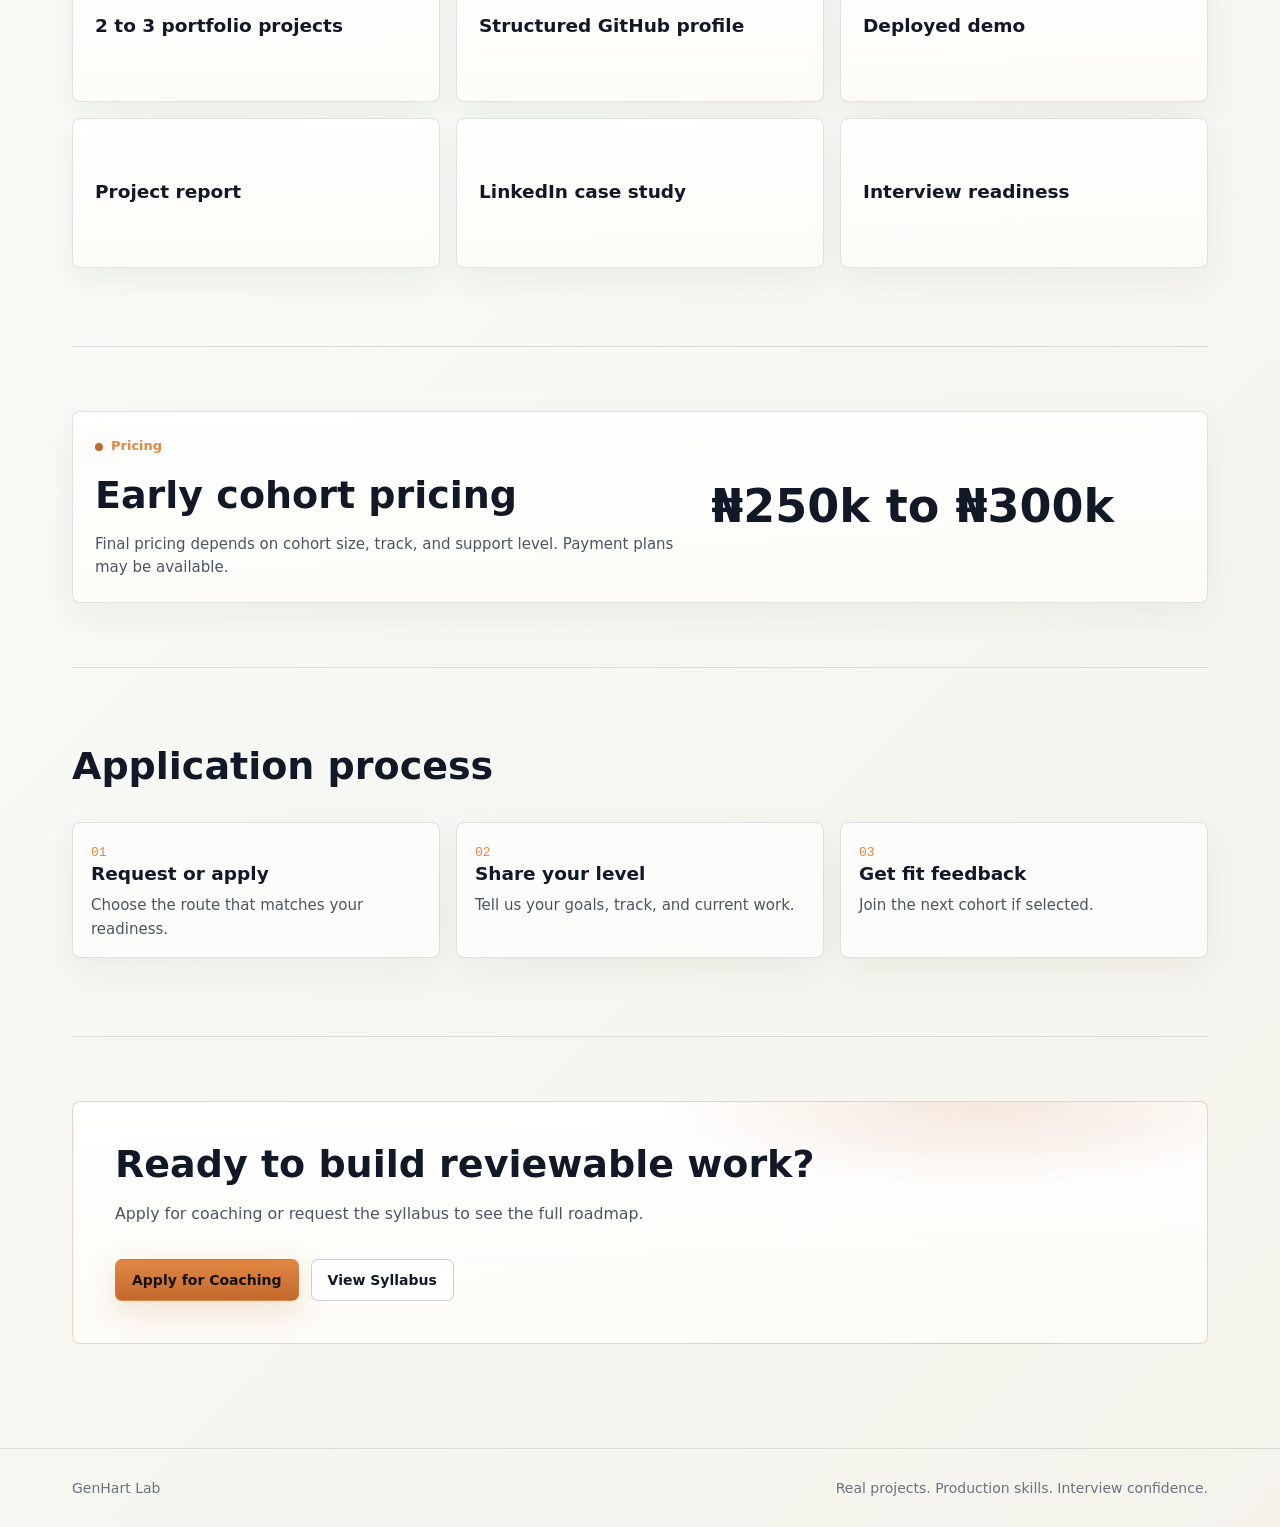
<file: coaching.html>
<!doctype html>
<html lang="en">
  <head>
    <meta charset="utf-8">
    <meta name="viewport" content="width=device-width, initial-scale=1">
    <title>Coaching | GenHart Lab</title>
    <meta name="description" content="A 3-month coaching programme for learners ready to build applied AI project evidence.">
    <link rel="stylesheet" href="styles.css">
  </head>
  <body>
    <header class="site-header">
      <nav class="nav" aria-label="Main navigation">
        <a class="brand" href="index.html"><span class="brand-mark" aria-hidden="true"></span><span>GenHart Lab</span></a>
        <div class="nav-links">
          <a href="index.html">Home</a>
          <a href="about.html">About</a>
          <a href="syllabus.html">Syllabus</a>
          <a class="active" href="coaching.html">Coaching</a>
          <a href="contact.html">Contact</a>
        </div>
        <div class="nav-cta"><a class="button primary" href="contact.html">Apply for Coaching</a></div>
        <button class="menu-toggle" type="button" aria-label="Open menu" aria-expanded="false">=</button>
      </nav>
    </header>

    <main class="page">
      <section class="hero copy-only">
        <div>
          <div class="eyebrow">Applied ML Portfolio Accelerator</div>
          <h1>Build applied project evidence with structure, review, and accountability.</h1>
          <p>A 3-month coaching programme for MSc students, graduates, and early-career professionals ready to move beyond tutorials.</p>
          <p>Live coaching, project feedback, portfolio development, and interview practice.</p>
          <div class="hero-actions"><a class="button primary" href="contact.html">Apply for Coaching</a><a class="button" href="syllabus.html">View Syllabus</a></div>
        </div>
      </section>

      <section class="section split">
        <div class="section-head"><h2>What you get</h2><p>Everything points toward stronger project evidence.</p></div>
        <div class="grid two">
          <div class="card panel-compact"><h3>Weekly live sessions</h3><p>Guided work and accountability.</p></div>
          <div class="card panel-compact"><h3>Project roadmap</h3><p>From idea to portfolio-ready delivery.</p></div>
          <div class="card panel-compact"><h3>Technical reviews</h3><p>Feedback on modelling, evaluation, and structure.</p></div>
          <div class="card panel-compact"><h3>GitHub guidance</h3><p>Cleaner repos, READMEs, and documentation.</p></div>
          <div class="card panel-compact"><h3>Case study support</h3><p>Turn project work into a clear story.</p></div>
          <div class="card panel-compact"><h3>Interview practice</h3><p>Explain decisions, limits, and trade-offs.</p></div>
        </div>
      </section>

      <section class="story-visual">
        <div class="section-head">
          <h2>Project review mockup</h2>
        </div>
        <div class="review-mockup">
          <aside class="review-sidebar">
            <div class="visual-label">Technical review</div>
            <div class="review-score">
              <div class="score-ring">76</div>
              <div>
                <h3>Portfolio readiness</h3>
                <p>Review focus across workflow, evidence, and explanation.</p>
              </div>
            </div>
            <div class="review-tabs">
              <div class="review-tab active">Model choice</div>
              <div class="review-tab">Evaluation</div>
              <div class="review-tab">Deployment</div>
              <div class="review-tab">Portfolio</div>
              <div class="review-tab">Interview explanation</div>
            </div>
          </aside>
          <div class="review-main">
            <div class="feedback-list">
              <div class="feedback-item"><span class="feedback-dot"></span><span>Compare baseline against the selected model.</span><span class="feedback-tag">model</span></div>
              <div class="feedback-item"><span class="feedback-dot"></span><span>Explain why accuracy is not enough for this dataset.</span><span class="feedback-tag">metric</span></div>
              <div class="feedback-item"><span class="feedback-dot"></span><span>Add a simple demo path and deployment notes.</span><span class="feedback-tag">demo</span></div>
              <div class="feedback-item"><span class="feedback-dot"></span><span>Move limitations into the README and report.</span><span class="feedback-tag">repo</span></div>
              <div class="feedback-item"><span class="feedback-dot"></span><span>Prepare a 3-minute walkthrough of trade-offs.</span><span class="feedback-tag">interview</span></div>
            </div>
          </div>
        </div>
      </section>

      <section class="video-section compact">
        <a class="video-feature" href="#">
          <div class="video-thumbnail thumbnail-roadmap"><span class="play-button" aria-hidden="true"></span><span class="duration-badge">04:30</span></div>
          <div class="video-copy">
            <span class="meta-label">Coaching overview</span>
            <h2>What the 3-month coaching actually focuses on</h2>
            <p>A short overview of how the programme turns learning into project evidence, portfolio structure, and interview confidence.</p>
          </div>
        </a>
      </section>

      <section class="section">
        <div class="section-head"><h2>Who should apply</h2></div>
        <div class="grid two">
          <div class="card panel-large">
            <h3>This is for you if</h3>
            <ul class="page-list" style="margin-top:16px">
              <li>You know basic Python or data analysis</li>
              <li>You have taken ML or data courses but struggle to build real projects</li>
              <li>You are an MSc student or graduate trying to enter tech</li>
              <li>You want stronger GitHub and LinkedIn project evidence</li>
              <li>You need confidence explaining technical work in interviews</li>
              <li>You are serious about consistent weekly work for 3 months</li>
            </ul>
          </div>
          <div class="card panel-editorial">
            <h3>Not for you if</h3>
            <p>You want a quick certificate without doing project work. The value comes from building, improving, explaining, and presenting serious applied work.</p>
          </div>
        </div>
      </section>

      <section class="section">
        <div class="section-head"><h2>What you will leave with</h2></div>
        <div class="grid three">
          <div class="card proof-card panel-proof"><h3>2 to 3 portfolio projects</h3></div>
          <div class="card proof-card panel-proof"><h3>Structured GitHub profile</h3></div>
          <div class="card proof-card panel-proof"><h3>Deployed demo</h3></div>
          <div class="card proof-card panel-proof"><h3>Project report</h3></div>
          <div class="card proof-card panel-proof"><h3>LinkedIn case study</h3></div>
          <div class="card proof-card panel-proof"><h3>Interview readiness</h3></div>
        </div>
      </section>

      <section class="section compact">
        <div class="pricing-card card">
          <div>
            <div class="eyebrow">Pricing</div>
            <h2>Early cohort pricing</h2>
            <p style="margin-top:16px">Final pricing depends on cohort size, track, and support level. Payment plans may be available.</p>
          </div>
          <div><div class="price">₦250k to ₦300k</div></div>
        </div>
      </section>

      <section class="section">
        <div class="section-head"><h2>Application process</h2></div>
        <div class="grid three">
          <div class="card panel-compact"><span class="month-number">01</span><h3>Request or apply</h3><p>Choose the route that matches your readiness.</p></div>
          <div class="card panel-compact"><span class="month-number">02</span><h3>Share your level</h3><p>Tell us your goals, track, and current work.</p></div>
          <div class="card panel-compact"><span class="month-number">03</span><h3>Get fit feedback</h3><p>Join the next cohort if selected.</p></div>
        </div>
      </section>

      <section class="section compact">
        <div class="cta-band">
          <h2>Ready to build reviewable work?</h2>
          <p style="margin-top:16px">Apply for coaching or request the syllabus to see the full roadmap.</p>
          <div class="hero-actions"><a class="button primary" href="contact.html">Apply for Coaching</a><a class="button" href="syllabus.html">View Syllabus</a></div>
        </div>
      </section>
    </main>

    <footer class="footer"><div class="footer-inner"><span>GenHart Lab</span><span>Real projects. Production skills. Interview confidence.</span></div></footer>
    <script src="script.js"></script>
  </body>
</html>
</file>
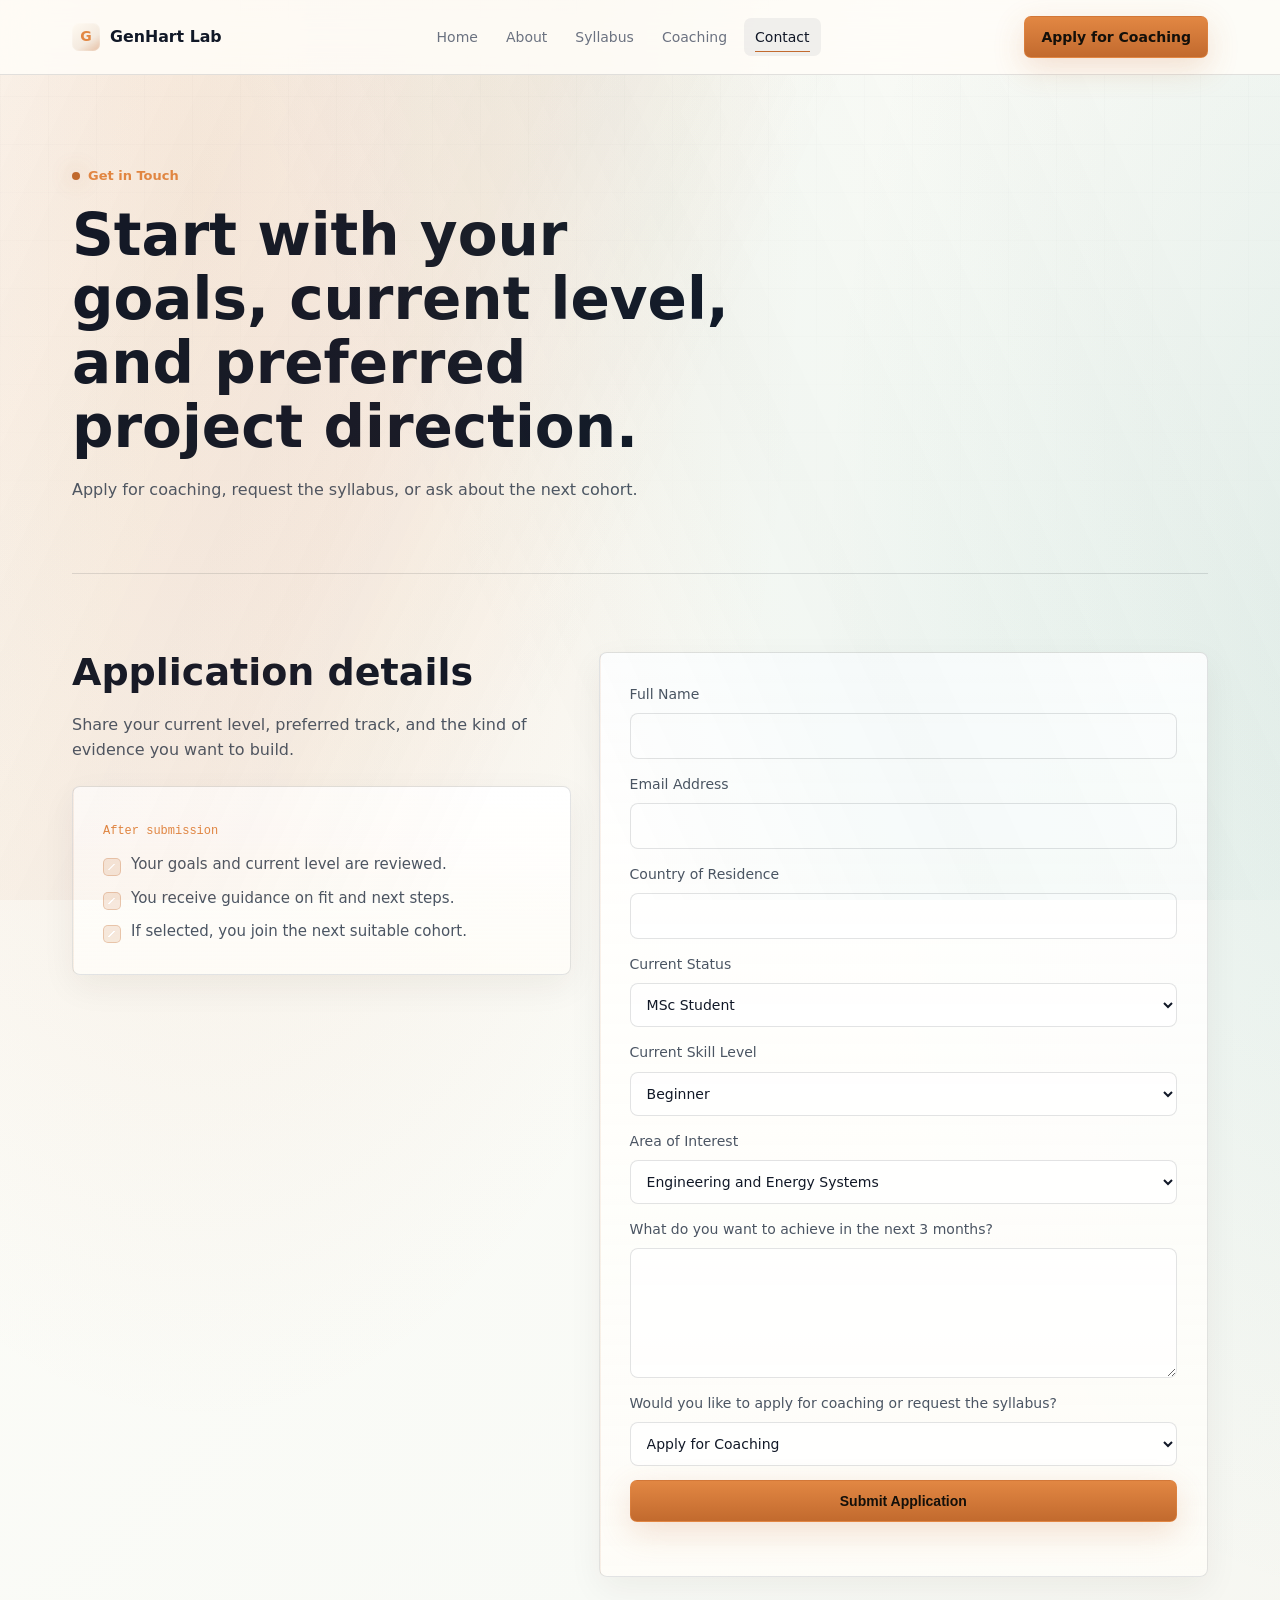
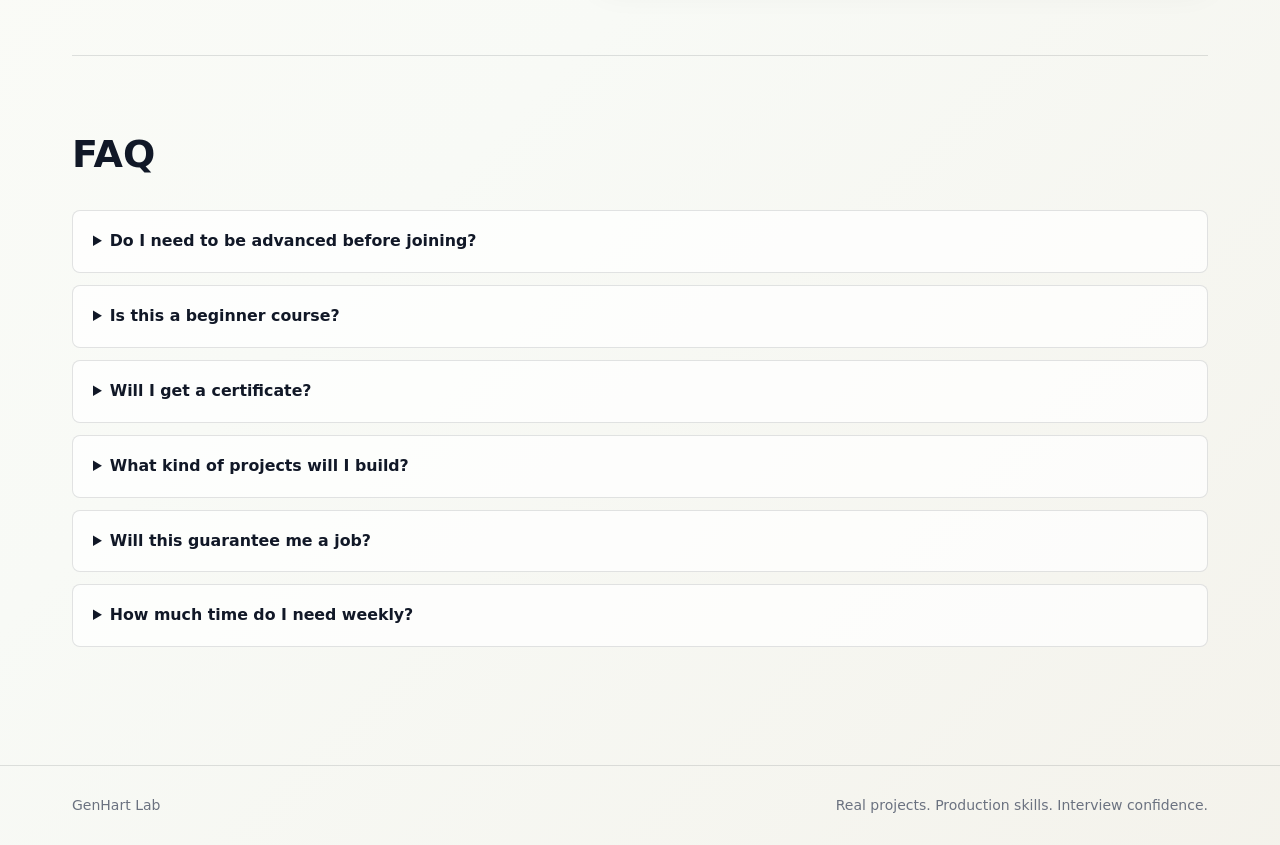
<file: contact.html>
<!doctype html>
<html lang="en">
  <head>
    <meta charset="utf-8">
    <meta name="viewport" content="width=device-width, initial-scale=1">
    <title>Contact | GenHart Lab</title>
    <meta name="description" content="Apply for coaching, request the syllabus, or contact GenHart Lab about the next cohort.">
    <link rel="stylesheet" href="styles.css">
  </head>
  <body>
    <header class="site-header">
      <nav class="nav" aria-label="Main navigation">
        <a class="brand" href="index.html"><span class="brand-mark" aria-hidden="true"></span><span>GenHart Lab</span></a>
        <div class="nav-links">
          <a href="index.html">Home</a>
          <a href="about.html">About</a>
          <a href="syllabus.html">Syllabus</a>
          <a href="coaching.html">Coaching</a>
          <a class="active" href="contact.html">Contact</a>
        </div>
        <div class="nav-cta"><a class="button primary" href="contact.html">Apply for Coaching</a></div>
        <button class="menu-toggle" type="button" aria-label="Open menu" aria-expanded="false">=</button>
      </nav>
    </header>

    <main class="page">
      <section class="hero copy-only">
        <div>
          <div class="eyebrow">Get in Touch</div>
          <h1>Start with your goals, current level, and preferred project direction.</h1>
          <p>Apply for coaching, request the syllabus, or ask about the next cohort.</p>
        </div>
      </section>

      <section class="section split contact-shell">
        <div class="section-head">
          <h2>Application details</h2>
          <p>Share your current level, preferred track, and the kind of evidence you want to build.</p>
          <div class="card panel-large process-panel" style="margin-top:24px">
            <span class="meta-label">After submission</span>
            <div class="card-list">
              <div class="check-item">Your goals and current level are reviewed.</div>
              <div class="check-item">You receive guidance on fit and next steps.</div>
              <div class="check-item">If selected, you join the next suitable cohort.</div>
            </div>
          </div>
        </div>
        <form class="card form contact-form panel-large">
          <label>Full Name<input type="text" name="name" autocomplete="name" required></label>
          <label>Email Address<input type="email" name="email" autocomplete="email" required></label>
          <label>Country of Residence<input type="text" name="country" autocomplete="country-name"></label>
          <label>Current Status<select name="status"><option>MSc Student</option><option>Graduate</option><option>Working Professional</option><option>Other</option></select></label>
          <label>Current Skill Level<select name="level"><option>Beginner</option><option>Basic Python</option><option>Basic ML</option><option>Intermediate</option><option>Not Sure</option></select></label>
          <label>Area of Interest<select name="interest"><option>Engineering and Energy Systems</option><option>Healthcare and Clinical Data</option><option>Finance and Risk Analytics</option><option>E-commerce and Product Intelligence</option><option>Marketing and Customer Analytics</option><option>General Applied ML</option></select></label>
          <label>What do you want to achieve in the next 3 months?<textarea name="goals" required></textarea></label>
          <label>Would you like to apply for coaching or request the syllabus?<select name="request"><option>Apply for Coaching</option><option>Request Syllabus</option><option>Ask a Question</option></select></label>
          <button class="button primary" type="submit">Submit Application</button>
          <p class="form-status" aria-live="polite"></p>
        </form>
      </section>

      <section class="section">
        <div class="section-head"><h2>FAQ</h2></div>
        <div class="faq">
          <details><summary>Do I need to be advanced before joining?</summary><p>No. You need some exposure to Python, data analysis, or machine learning, plus willingness to build consistently.</p></details>
          <details><summary>Is this a beginner course?</summary><p>Not exactly. It is for learners ready to build applied projects, portfolio proof, and interview confidence.</p></details>
          <details><summary>Will I get a certificate?</summary><p>The main value is project evidence: GitHub repositories, reports, demos, case studies, and clearer explanations.</p></details>
          <details><summary>What kind of projects will I build?</summary><p>Projects may come from engineering, healthcare, finance, e-commerce, marketing, or general applied ML.</p></details>
          <details><summary>Will this guarantee me a job?</summary><p>No honest programme can guarantee that. The goal is stronger proof, better skills, and clearer presentation.</p></details>
          <details><summary>How much time do I need weekly?</summary><p>Plan for 6 to 10 hours per week, including sessions, project work, and portfolio development.</p></details>
        </div>
      </section>
    </main>

    <footer class="footer"><div class="footer-inner"><span>GenHart Lab</span><span>Real projects. Production skills. Interview confidence.</span></div></footer>
    <script src="script.js"></script>
  </body>
</html>
</file>
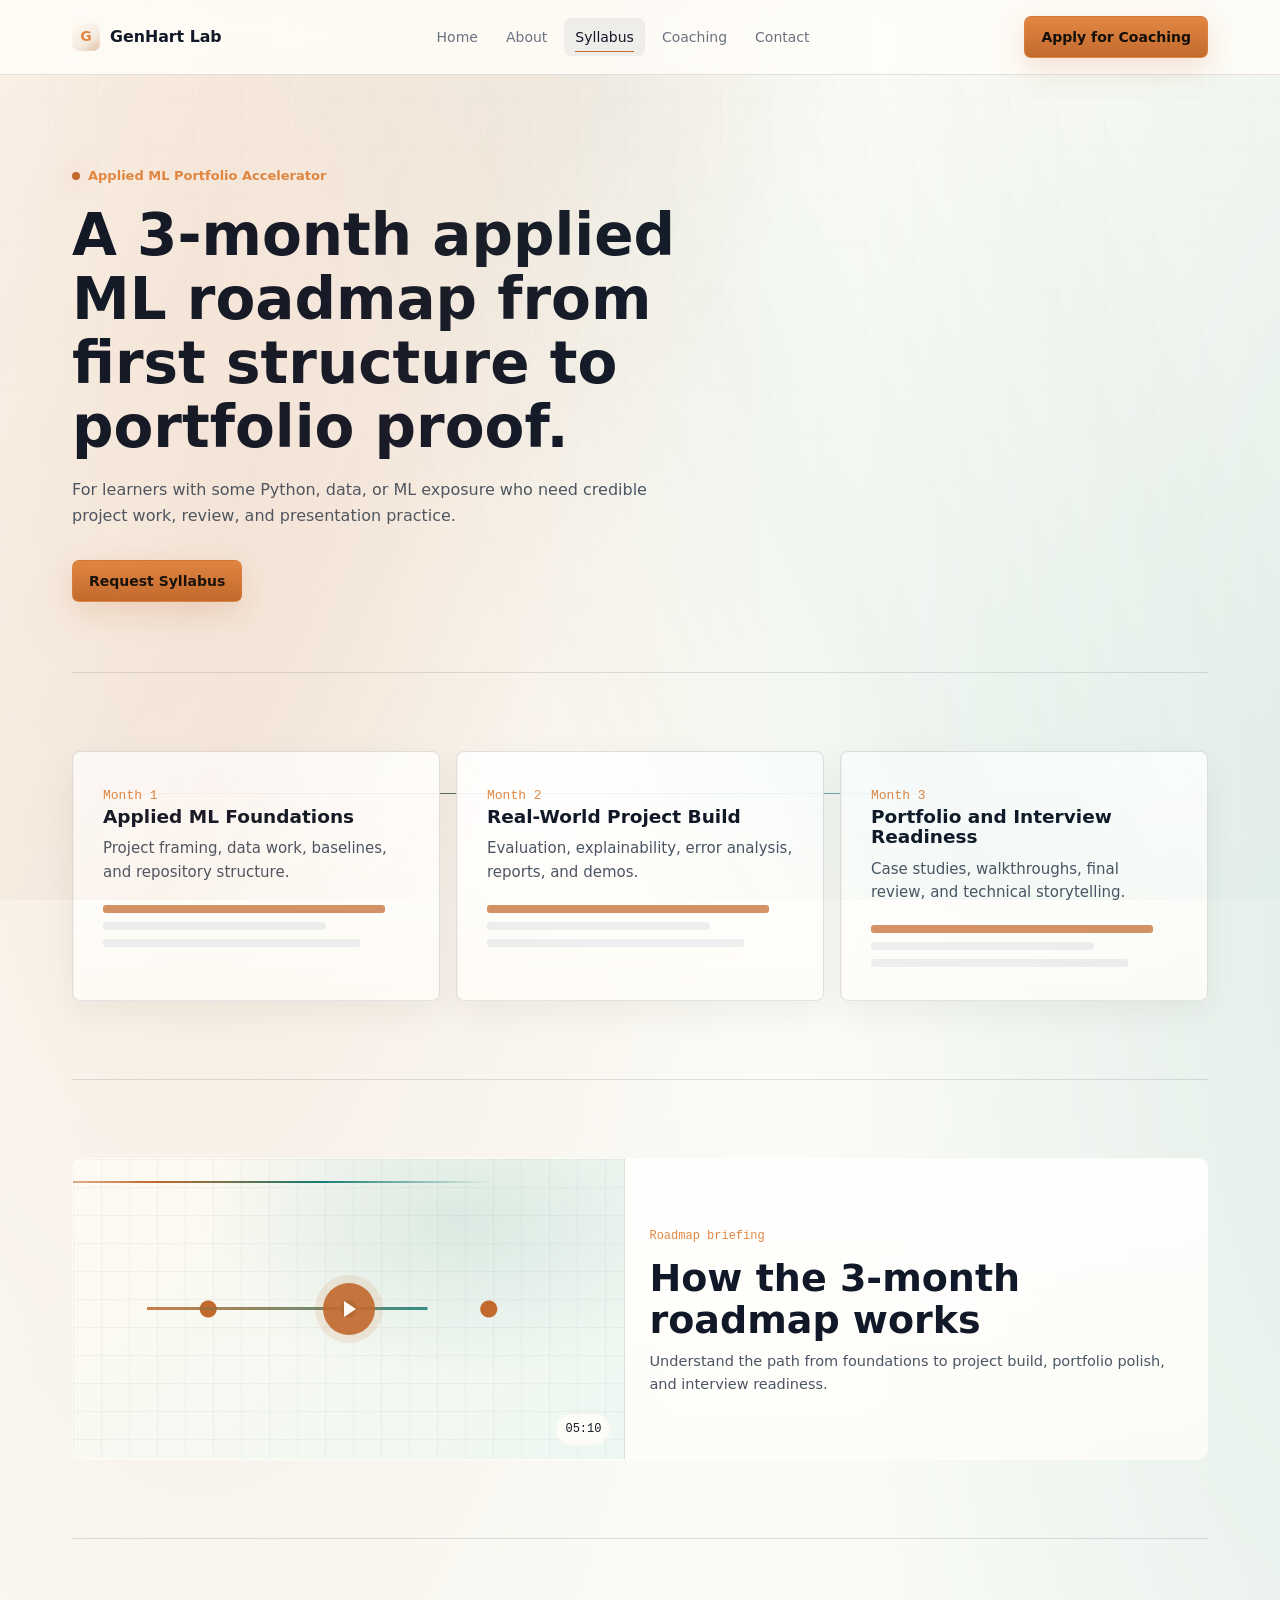
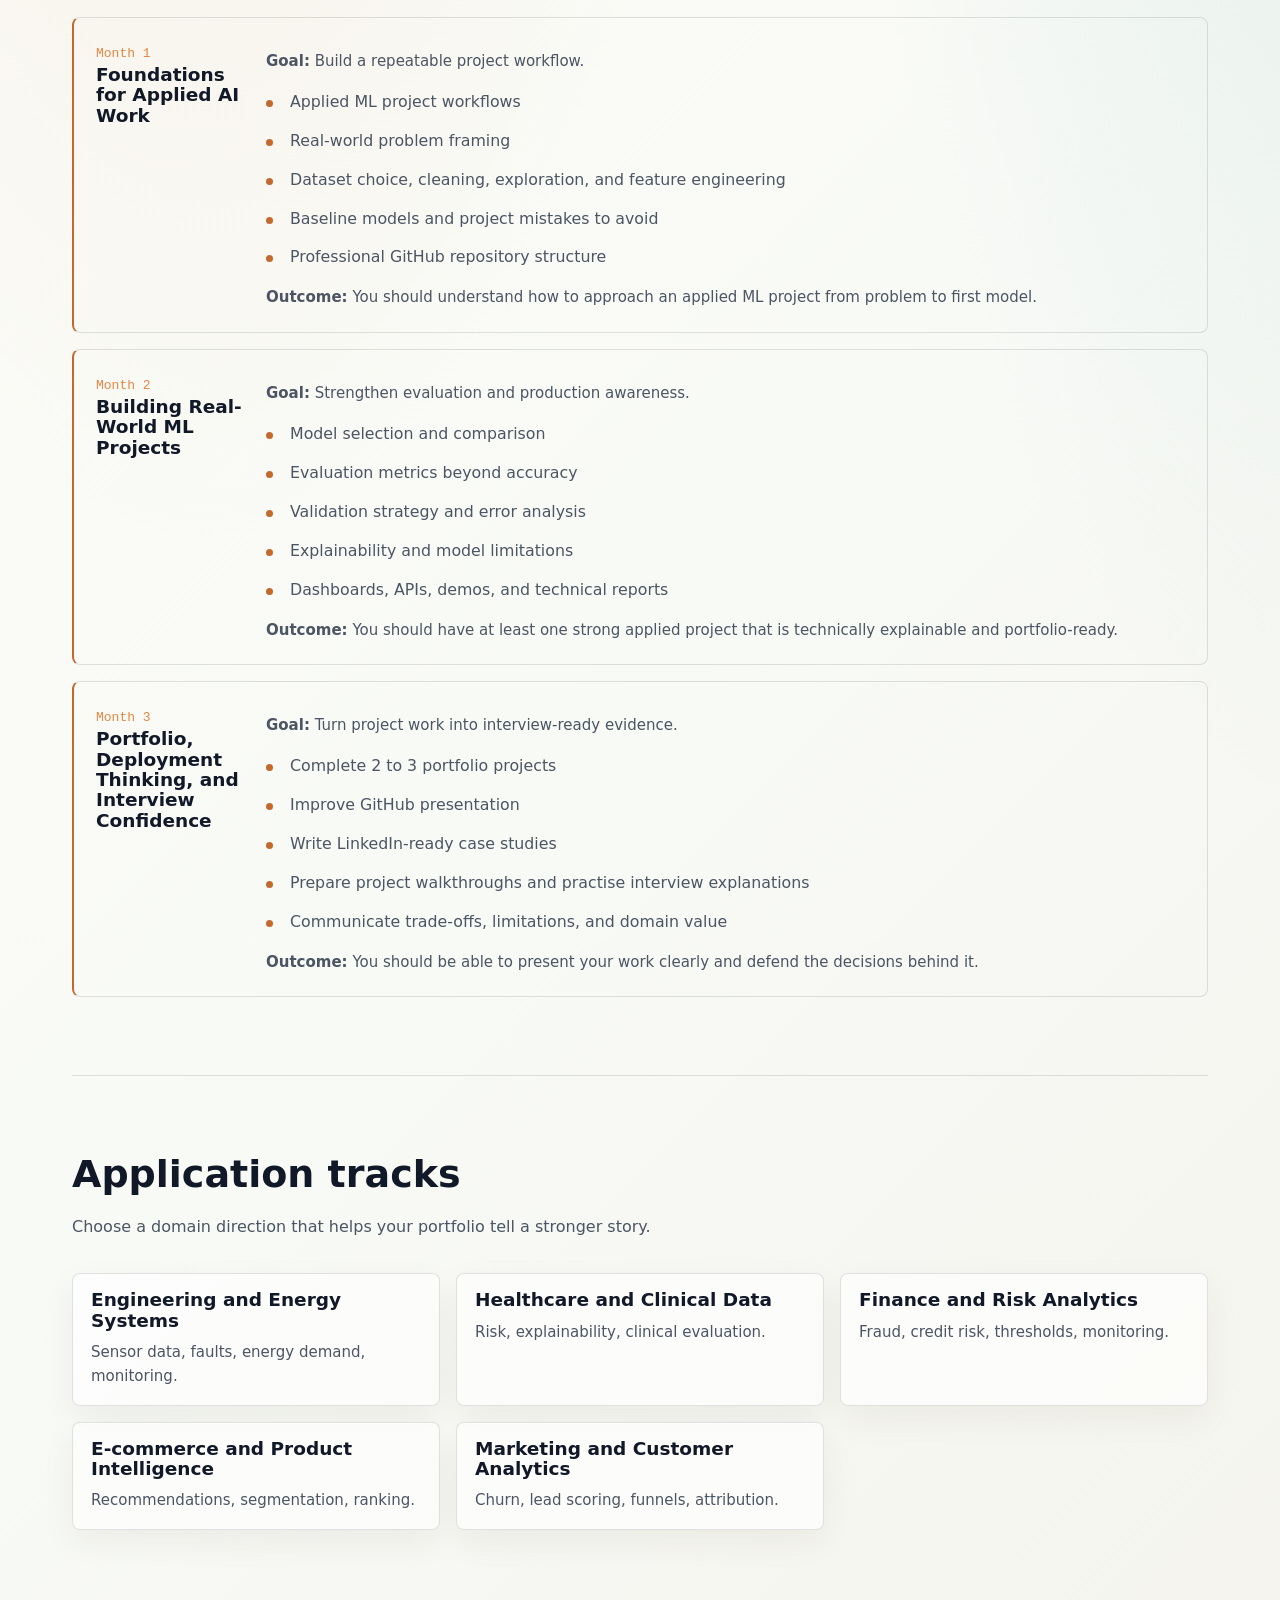
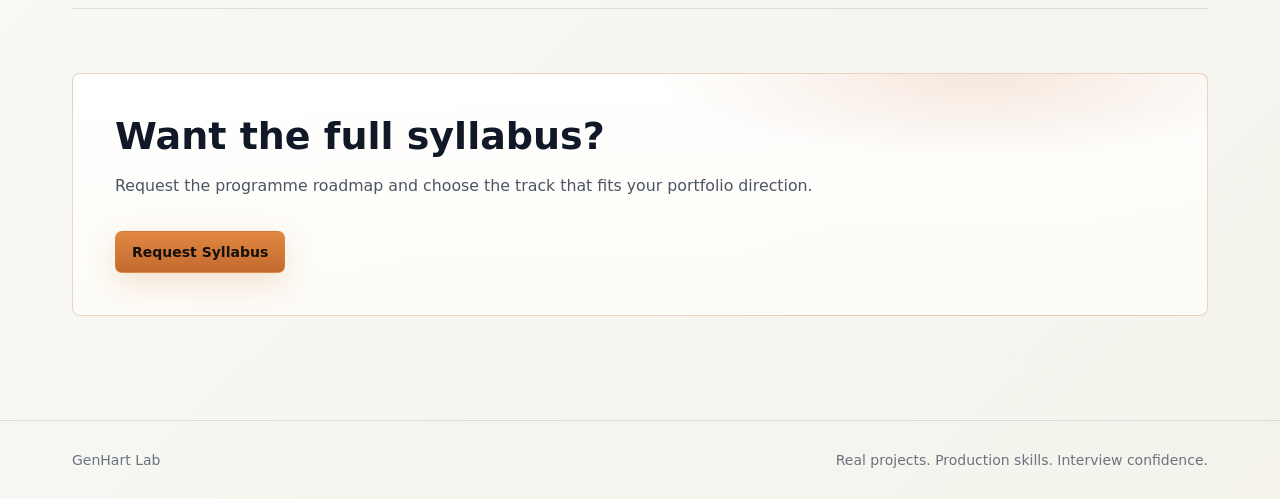
<file: syllabus.html>
<!doctype html>
<html lang="en">
  <head>
    <meta charset="utf-8">
    <meta name="viewport" content="width=device-width, initial-scale=1">
    <title>Syllabus | GenHart Lab</title>
    <meta name="description" content="A 3-month applied machine learning coaching syllabus focused on real projects and interview readiness.">
    <link rel="stylesheet" href="styles.css">
  </head>
  <body>
    <header class="site-header">
      <nav class="nav" aria-label="Main navigation">
        <a class="brand" href="index.html"><span class="brand-mark" aria-hidden="true"></span><span>GenHart Lab</span></a>
        <div class="nav-links">
          <a href="index.html">Home</a>
          <a href="about.html">About</a>
          <a class="active" href="syllabus.html">Syllabus</a>
          <a href="coaching.html">Coaching</a>
          <a href="contact.html">Contact</a>
        </div>
        <div class="nav-cta"><a class="button primary" href="contact.html">Apply for Coaching</a></div>
        <button class="menu-toggle" type="button" aria-label="Open menu" aria-expanded="false">=</button>
      </nav>
    </header>

    <main class="page">
      <section class="hero copy-only">
        <div>
          <div class="eyebrow">Applied ML Portfolio Accelerator</div>
          <h1>A 3-month applied ML roadmap from first structure to portfolio proof.</h1>
          <p>For learners with some Python, data, or ML exposure who need credible project work, review, and presentation practice.</p>
          <div class="hero-actions"><a class="button primary" href="contact.html">Request Syllabus</a></div>
        </div>
      </section>

      <section class="section">
        <div class="roadmap curriculum-map">
          <div class="card month panel-large"><span class="month-number">Month 1</span><h3>Applied ML Foundations</h3><p>Project framing, data work, baselines, and repository structure.</p><div class="mini-bars"><span></span><span></span><span></span></div></div>
          <div class="card month panel-large"><span class="month-number">Month 2</span><h3>Real-World Project Build</h3><p>Evaluation, explainability, error analysis, reports, and demos.</p><div class="mini-bars"><span></span><span></span><span></span></div></div>
          <div class="card month panel-large"><span class="month-number">Month 3</span><h3>Portfolio and Interview Readiness</h3><p>Case studies, walkthroughs, final review, and technical storytelling.</p><div class="mini-bars"><span></span><span></span><span></span></div></div>
        </div>
      </section>

      <section class="video-section compact">
        <a class="video-feature" href="#">
          <div class="video-thumbnail thumbnail-roadmap"><span class="play-button" aria-hidden="true"></span><span class="duration-badge">05:10</span></div>
          <div class="video-copy">
            <span class="meta-label">Roadmap briefing</span>
            <h2>How the 3-month roadmap works</h2>
            <p>Understand the path from foundations to project build, portfolio polish, and interview readiness.</p>
          </div>
        </a>
      </section>

      <section class="section">
        <div class="timeline">
          <article class="timeline-item card panel-editorial">
            <div><span class="month-number">Month 1</span><h3>Foundations for Applied AI Work</h3></div>
            <div>
              <p><strong>Goal:</strong> Build a repeatable project workflow.</p>
              <ul class="page-list" style="margin-top:16px">
                <li>Applied ML project workflows</li>
                <li>Real-world problem framing</li>
                <li>Dataset choice, cleaning, exploration, and feature engineering</li>
                <li>Baseline models and project mistakes to avoid</li>
                <li>Professional GitHub repository structure</li>
              </ul>
              <p style="margin-top:16px"><strong>Outcome:</strong> You should understand how to approach an applied ML project from problem to first model.</p>
            </div>
          </article>
          <article class="timeline-item card panel-editorial">
            <div><span class="month-number">Month 2</span><h3>Building Real-World ML Projects</h3></div>
            <div>
              <p><strong>Goal:</strong> Strengthen evaluation and production awareness.</p>
              <ul class="page-list" style="margin-top:16px">
                <li>Model selection and comparison</li>
                <li>Evaluation metrics beyond accuracy</li>
                <li>Validation strategy and error analysis</li>
                <li>Explainability and model limitations</li>
                <li>Dashboards, APIs, demos, and technical reports</li>
              </ul>
              <p style="margin-top:16px"><strong>Outcome:</strong> You should have at least one strong applied project that is technically explainable and portfolio-ready.</p>
            </div>
          </article>
          <article class="timeline-item card panel-editorial">
            <div><span class="month-number">Month 3</span><h3>Portfolio, Deployment Thinking, and Interview Confidence</h3></div>
            <div>
              <p><strong>Goal:</strong> Turn project work into interview-ready evidence.</p>
              <ul class="page-list" style="margin-top:16px">
                <li>Complete 2 to 3 portfolio projects</li>
                <li>Improve GitHub presentation</li>
                <li>Write LinkedIn-ready case studies</li>
                <li>Prepare project walkthroughs and practise interview explanations</li>
                <li>Communicate trade-offs, limitations, and domain value</li>
              </ul>
              <p style="margin-top:16px"><strong>Outcome:</strong> You should be able to present your work clearly and defend the decisions behind it.</p>
            </div>
          </article>
        </div>
      </section>

      <section class="section">
        <div class="section-head"><h2>Application tracks</h2><p>Choose a domain direction that helps your portfolio tell a stronger story.</p></div>
        <div class="grid three">
          <div class="card panel-compact"><h3>Engineering and Energy Systems</h3><p>Sensor data, faults, energy demand, monitoring.</p></div>
          <div class="card panel-compact"><h3>Healthcare and Clinical Data</h3><p>Risk, explainability, clinical evaluation.</p></div>
          <div class="card panel-compact"><h3>Finance and Risk Analytics</h3><p>Fraud, credit risk, thresholds, monitoring.</p></div>
          <div class="card panel-compact"><h3>E-commerce and Product Intelligence</h3><p>Recommendations, segmentation, ranking.</p></div>
          <div class="card panel-compact"><h3>Marketing and Customer Analytics</h3><p>Churn, lead scoring, funnels, attribution.</p></div>
        </div>
      </section>

      <section class="section compact">
        <div class="cta-band">
          <h2>Want the full syllabus?</h2>
          <p style="margin-top:16px">Request the programme roadmap and choose the track that fits your portfolio direction.</p>
          <div class="hero-actions"><a class="button primary" href="contact.html">Request Syllabus</a></div>
        </div>
      </section>
    </main>

    <footer class="footer"><div class="footer-inner"><span>GenHart Lab</span><span>Real projects. Production skills. Interview confidence.</span></div></footer>
    <script src="script.js"></script>
  </body>
</html>
</file>
<file: styles.css>
:root {
  color-scheme: light;
  --bg: #f8faf6;
  --bg-2: #f1ede4;
  --surface: #fffdf8;
  --surface-2: #f4efe6;
  --surface-3: #ebe4d7;
  --line: rgba(17, 24, 39, 0.12);
  --line-strong: rgba(17, 24, 39, 0.20);
  --text: #111827;
  --muted: #4b5563;
  --subtle: #6b7280;
  --faint: #9ca3af;
  --primary: #C26A2E;
  --primary-hover: #E28743;
  --primary-soft: #F6C9A8;
  --secondary: #167C73;
  --secondary-hover: #1FA194;
  --secondary-soft: #BFE7E1;
  --visual-bg: #fffaf2;
  --visual-bg-2: #f4eadf;
  --visual-bg-3: #edf7f3;
  --visual-line: rgba(17, 24, 39, 0.10);
  --workflow-bg: #fbf6ee;
  --workflow-panel: #fffdf8;
  --workflow-panel-2: #f0e6da;
  --workflow-line: rgba(17, 24, 39, 0.10);
  --accent: var(--primary);
  --accent-2: var(--primary-hover);
  --good: var(--secondary-hover);
  --warn: var(--primary-hover);
  --teal: var(--secondary);
  --cyan: var(--secondary);
  --rose: #B86A55;
  --max: 1180px;
  --radius: 8px;
  --shadow: 0 24px 80px rgba(46, 36, 18, 0.12);
  font-family: Inter, ui-sans-serif, system-ui, -apple-system, BlinkMacSystemFont, "Segoe UI", sans-serif;
}

* {
  box-sizing: border-box;
}

html {
  scroll-behavior: smooth;
}

body {
  margin: 0;
  background:
    radial-gradient(ellipse at 12% 6%, rgba(194, 106, 46, 0.13), transparent 38rem),
    radial-gradient(ellipse at 82% 18%, rgba(22, 124, 115, 0.10), transparent 34rem),
    linear-gradient(135deg, #fffdf8 0%, var(--bg) 46%, #f1ede4 100%);
  background-size: 130% 130%;
  color: var(--text);
  font-size: 15.8px;
  line-height: 1.58;
  letter-spacing: 0;
  animation: ambientShift 24s ease-in-out infinite alternate;
}

body::before {
  content: "";
  position: fixed;
  inset: 0;
  pointer-events: none;
  background-image:
    linear-gradient(rgba(17, 24, 39, 0.035) 1px, transparent 1px),
    linear-gradient(90deg, rgba(17, 24, 39, 0.035) 1px, transparent 1px);
  background-size: 48px 48px;
  animation: gridDrift 28s linear infinite;
  mask-image: linear-gradient(to bottom, rgba(0, 0, 0, 0.38), transparent 68%);
}

body::after {
  content: "";
  position: fixed;
  inset: 0;
  pointer-events: none;
  background:
    linear-gradient(115deg, transparent 0%, rgba(194, 106, 46, 0.07) 34%, transparent 52%),
    linear-gradient(245deg, transparent 10%, rgba(22, 124, 115, 0.05) 42%, transparent 64%);
  opacity: 0.8;
}

a {
  color: inherit;
  text-decoration: none;
}

p {
  color: var(--muted);
  margin: 0;
}

ul,
ol {
  margin: 0;
  padding: 0;
}

.site-header {
  position: sticky;
  top: 0;
  z-index: 20;
  border-bottom: 1px solid var(--line);
  background: rgba(255, 253, 248, 0.84);
  backdrop-filter: blur(18px);
}

.nav {
  max-width: var(--max);
  margin: 0 auto;
  padding: 16px 22px;
  display: flex;
  align-items: center;
  justify-content: space-between;
  gap: 20px;
}

.brand {
  display: inline-flex;
  align-items: center;
  gap: 10px;
  font-weight: 700;
}

.brand-mark {
  width: 28px;
  height: 28px;
  border-radius: 7px;
  background:
    linear-gradient(145deg, var(--visual-bg) 0%, var(--visual-bg-2) 62%, rgba(194, 106, 46, 0.42) 100%);
  display: grid;
  place-items: center;
  box-shadow: inset 0 0 0 1px rgba(255, 255, 255, 0.16);
}

.brand-mark::after {
  content: "G";
  color: var(--accent-2);
  font-size: 14px;
  font-weight: 720;
  line-height: 1;
  transform: translateY(-1px);
}

.nav-links {
  display: flex;
  align-items: center;
  gap: 6px;
}

.nav-links a {
  color: var(--subtle);
  font-size: 14px;
  padding: 8px 11px;
  border-radius: 7px;
  position: relative;
}

.nav-links a:hover,
.nav-links a.active {
  color: var(--text);
  background: rgba(17, 24, 39, 0.055);
}

.nav-links a.active::after {
  content: "";
  position: absolute;
  left: 11px;
  right: 11px;
  bottom: 4px;
  height: 1px;
  background: var(--accent);
}

.nav-cta {
  display: flex;
  align-items: center;
  gap: 10px;
}

.menu-toggle {
  display: none;
  width: 40px;
  height: 40px;
  border: 1px solid var(--line);
  border-radius: 8px;
  background: var(--surface);
  color: var(--text);
}

.button {
  display: inline-flex;
  align-items: center;
  justify-content: center;
  gap: 8px;
  min-height: 42px;
  padding: 0 16px;
  border-radius: 7px;
  border: 1px solid var(--line-strong);
  color: var(--text);
  background: rgba(255, 255, 255, 0.72);
  font-weight: 600;
  font-size: 14px;
  white-space: nowrap;
  transition: transform 180ms ease, border-color 180ms ease, background 180ms ease, box-shadow 180ms ease;
}

.button.primary {
  border-color: rgba(226, 135, 67, 0.48);
  background: linear-gradient(180deg, var(--primary-hover), var(--primary));
  color: #14100a;
  box-shadow: 0 10px 32px rgba(194, 106, 46, 0.20);
}

.button:hover {
  transform: translateY(-1px);
  border-color: rgba(226, 135, 67, 0.34);
  background: #ffffff;
}

.page {
  max-width: var(--max);
  margin: 0 auto;
  padding: 0 22px;
}

.hero {
  min-height: min(840px, calc(100vh - 73px));
  display: grid;
  grid-template-columns: minmax(0, 0.93fr) minmax(360px, 1.07fr);
  align-items: center;
  gap: 48px;
  padding: 68px 0 52px;
}

.hero.copy-only {
  min-height: auto;
  grid-template-columns: minmax(0, 760px);
  padding: 88px 0 70px;
}

.about-hero {
  position: relative;
}

.about-hero::after {
  content: "";
  width: min(360px, 36vw);
  height: 1px;
  position: absolute;
  left: 0;
  bottom: 34px;
  background: linear-gradient(90deg, var(--accent), transparent);
}

.eyebrow {
  display: inline-flex;
  align-items: center;
  gap: 8px;
  color: var(--accent-2);
  font-size: 13px;
  font-weight: 700;
  margin-bottom: 18px;
}

.eyebrow::before {
  content: "";
  width: 8px;
  height: 8px;
  border-radius: 50%;
  background: var(--accent);
  box-shadow: 0 0 22px rgba(194, 106, 46, 0.42);
}

h1,
h2,
h3,
h4 {
  margin: 0;
  line-height: 1.1;
  letter-spacing: 0;
}

h1 {
  max-width: 700px;
  font-size: clamp(38px, 5vw, 58px);
  font-weight: 620;
}

h2 {
  font-size: clamp(26px, 3vw, 38px);
  font-weight: 600;
}

h3 {
  font-size: 18.5px;
  font-weight: 610;
}

.hero p {
  max-width: 585px;
  margin-top: 18px;
  font-size: 16px;
}

.hero-actions {
  display: flex;
  flex-wrap: wrap;
  gap: 12px;
  margin-top: 32px;
}

.trust-line {
  margin-top: 28px;
  padding: 14px 0 0;
  border-top: 1px solid var(--line);
  color: var(--subtle);
  font-size: 14px;
  max-width: 700px;
}

.section {
  padding: 78px 0;
  border-top: 1px solid var(--line);
}

.section.compact {
  padding: 64px 0;
}

.section-head {
  max-width: 790px;
  margin-bottom: 34px;
}

.section-head p {
  margin-top: 18px;
  font-size: 16px;
}

.split {
  display: grid;
  grid-template-columns: minmax(0, 0.9fr) minmax(320px, 1.1fr);
  gap: 28px;
  align-items: start;
}

.grid {
  display: grid;
  gap: 16px;
}

.grid.two {
  grid-template-columns: repeat(2, minmax(0, 1fr));
}

.grid.three {
  grid-template-columns: repeat(3, minmax(0, 1fr));
}

.card {
  border: 1px solid var(--line);
  border-radius: var(--radius);
  background: linear-gradient(180deg, rgba(255, 255, 255, 0.88), rgba(255, 253, 248, 0.74));
  box-shadow: 0 12px 34px rgba(46, 36, 18, 0.06), inset 0 1px 0 rgba(255, 255, 255, 0.72);
  padding: 22px;
  transition: transform 220ms ease, border-color 220ms ease, background 220ms ease, box-shadow 220ms ease;
}

.card:hover {
  transform: translateY(-3px);
  border-color: rgba(194, 106, 46, 0.26);
  background: linear-gradient(180deg, #ffffff, rgba(255, 253, 248, 0.9));
  box-shadow: 0 18px 48px rgba(46, 36, 18, 0.10), inset 0 1px 0 rgba(255, 255, 255, 0.9);
}

.panel-large {
  padding: 30px;
  background:
    linear-gradient(90deg, rgba(194, 106, 46, 0.18), transparent 1px) 0 0 / 1px 100% no-repeat,
    linear-gradient(180deg, rgba(255, 255, 255, 0.96), rgba(255, 253, 248, 0.78));
}

.panel-editorial {
  border-left: 2px solid var(--accent);
  background: transparent;
  box-shadow: none;
}

.proof-gap-section {
  align-items: center;
  grid-template-columns: minmax(0, 0.9fr) minmax(0, 1.1fr);
}

.proof-gap-copy {
  display: grid;
  gap: 20px;
}

.proof-gap-image-wrap {
  position: relative;
  justify-self: center;
  width: min(100%, 600px);
  border: 1px solid rgba(194, 106, 46, 0.18);
  border-radius: 18px;
  background: rgba(255, 253, 248, 0.72);
  box-shadow: 0 18px 46px rgba(46, 36, 18, 0.12);
  overflow: hidden;
  transition: transform 260ms ease, border-color 260ms ease, box-shadow 260ms ease;
}

.proof-gap-image-wrap::before {
  content: "";
  position: absolute;
  inset: 0;
  background: linear-gradient(115deg, transparent 38%, rgba(255, 255, 255, 0.36) 50%, transparent 62%);
  transform: translateX(-120%);
  transition: transform 700ms ease;
  pointer-events: none;
  z-index: 1;
}

.proof-gap-image-wrap:hover {
  transform: translateY(-4px);
  border-color: rgba(194, 106, 46, 0.28);
  box-shadow: 0 24px 58px rgba(46, 36, 18, 0.16);
}

.proof-gap-image-wrap:hover::before,
.proof-gap-image-wrap.is-visible::before {
  transform: translateX(120%);
}

.proof-gap-image-wrap img {
  display: block;
  width: 100%;
  height: auto;
  border-radius: inherit;
  transition: transform 700ms ease;
}

.proof-gap-image-wrap:hover img {
  transform: scale(1.018);
}

.panel-compact {
  padding: 16px 18px;
  background: rgba(255, 255, 255, 0.62);
}

.panel-proof {
  min-height: auto;
  display: flex;
  align-items: center;
  gap: 12px;
}

.panel-proof .proof-icon {
  margin-bottom: 0;
  flex: 0 0 auto;
}

.panel-application {
  min-height: 385px;
  padding: 18px;
  background:
    linear-gradient(180deg, rgba(255, 255, 255, 0.9), rgba(255, 253, 248, 0.78)),
    radial-gradient(ellipse at 70% 0%, rgba(22, 124, 115, 0.08), transparent 18rem);
}

.panel-application .domain-graphic {
  height: 168px;
  order: -1;
}

.panel-application .tag {
  opacity: 0.72;
  transform: translateY(4px);
  transition: opacity 220ms ease, transform 220ms ease, border-color 220ms ease;
}

.panel-application:hover .tag {
  opacity: 1;
  transform: translateY(0);
  border-color: rgba(194, 106, 46, 0.22);
}

.tag-row {
  display: flex;
  flex-wrap: wrap;
  gap: 8px;
  margin-top: 16px;
}

.tag {
  display: inline-flex;
  align-items: center;
  min-height: 26px;
  padding: 0 9px;
  border-radius: 999px;
  border: 1px solid rgba(244, 241, 234, 0.10);
  background: rgba(244, 241, 234, 0.045);
  color: var(--muted);
  font-size: 12px;
}

.meta-label {
  display: inline-flex;
  color: var(--accent-2);
  font-family: ui-monospace, SFMono-Regular, Consolas, monospace;
  font-size: 12px;
  margin-bottom: 12px;
}

.card p {
  margin-top: 10px;
  font-size: 15px;
}

.card-list {
  display: grid;
  gap: 10px;
}

.check-item {
  display: flex;
  gap: 10px;
  color: var(--muted);
  font-size: 15px;
}

.check-item::before {
  content: "";
  flex: 0 0 16px;
  height: 16px;
  margin-top: 5px;
  border-radius: 5px;
  background:
    linear-gradient(135deg, transparent 48%, white 49%, white 58%, transparent 59%) 3px 5px / 8px 6px no-repeat,
    rgba(194, 106, 46, 0.14);
  border: 1px solid rgba(194, 106, 46, 0.28);
}

.system-board {
  position: relative;
  min-height: 610px;
  padding: 18px;
  border: 1px solid var(--line-strong);
  border-radius: 8px;
  background:
    linear-gradient(rgba(17, 24, 39, 0.04) 1px, transparent 1px),
    linear-gradient(90deg, rgba(17, 24, 39, 0.04) 1px, transparent 1px),
    radial-gradient(ellipse at 20% 12%, rgba(194, 106, 46, 0.14), transparent 22rem),
    radial-gradient(ellipse at 80% 18%, rgba(22, 124, 115, 0.12), transparent 22rem),
    linear-gradient(135deg, #fffaf2, #edf7f3);
  background-size: 32px 32px, 32px 32px, auto, auto, auto;
  box-shadow: var(--shadow);
  overflow: hidden;
  animation: floatSoft 8s ease-in-out infinite;
}

.system-board::before {
  content: "";
  position: absolute;
  inset: -40%;
  background: linear-gradient(115deg, transparent 40%, rgba(255, 255, 255, 0.42) 50%, transparent 60%);
  transform: translateX(-45%);
  animation: shimmer 8s ease-in-out infinite;
  pointer-events: none;
}

.system-board > * {
  position: relative;
  z-index: 1;
}

.board-topbar,
.panel-topbar {
  display: flex;
  align-items: center;
  gap: 7px;
  color: var(--subtle);
  font-size: 12px;
  font-family: ui-monospace, SFMono-Regular, Consolas, "Liberation Mono", monospace;
}

.dot {
  width: 7px;
  height: 7px;
  border-radius: 50%;
  background: var(--faint);
}

.dot.good {
  background: var(--good);
  box-shadow: 0 0 0 0 rgba(31, 161, 148, 0.38);
  animation: pulseSoft 2.8s ease-out infinite;
}

.dot.warn {
  background: var(--warn);
}

.pipeline {
  margin-top: 18px;
  display: grid;
  grid-template-columns: repeat(3, 1fr);
  gap: 12px;
}

.step {
  min-height: 86px;
  padding: 14px;
  border: 1px solid var(--line);
  border-radius: 8px;
  background: rgba(255, 253, 248, 0.78);
  position: relative;
  overflow: hidden;
  animation: fadeUp 700ms ease both;
}

.step:nth-child(1) { animation-delay: 80ms; }
.step:nth-child(2) { animation-delay: 160ms; }
.step:nth-child(3) { animation-delay: 240ms; }
.step:nth-child(4) { animation-delay: 320ms; }
.step:nth-child(5) { animation-delay: 400ms; }
.step:nth-child(6) { animation-delay: 480ms; }

.step::after {
  content: "";
  position: absolute;
  left: 14px;
  right: 14px;
  bottom: 0;
  height: 2px;
  background: linear-gradient(90deg, var(--accent), var(--teal));
  transform: scaleX(0);
  transform-origin: left;
  animation: drawLine 900ms ease forwards;
  animation-delay: inherit;
}

.step span {
  color: var(--accent-2);
  font-family: ui-monospace, SFMono-Regular, Consolas, monospace;
  font-size: 12px;
}

.step strong {
  display: block;
  margin-top: 8px;
  font-size: 14px;
}

.interface-grid {
  margin-top: 14px;
  display: grid;
  grid-template-columns: 1fr 0.85fr;
  gap: 12px;
}

.mini-panel {
  min-height: 126px;
  border: 1px solid var(--line);
  border-radius: 8px;
  background: rgba(255, 253, 248, 0.68);
  padding: 13px;
}

.mini-panel.tall {
  min-height: 265px;
}

.table-lines {
  display: grid;
  gap: 8px;
  margin-top: 12px;
}

.line-row {
  height: 9px;
  border-radius: 3px;
  background: linear-gradient(90deg, rgba(194, 106, 46, 0.88), rgba(22, 124, 115, 0.44), rgba(244, 241, 234, 0.08));
  transform-origin: left;
  animation: drawLine 900ms ease both;
}

.line-row:nth-child(2) { animation-delay: 120ms; }
.line-row:nth-child(3) { animation-delay: 220ms; }
.line-row:nth-child(4) { animation-delay: 320ms; }
.line-row:nth-child(5) { animation-delay: 420ms; }

.line-row.short {
  width: 66%;
}

.metric-strip {
  display: grid;
  grid-template-columns: repeat(3, 1fr);
  gap: 8px;
  margin-top: 12px;
}

.metric {
  padding: 10px;
  border-radius: 7px;
  background: rgba(248, 250, 252, 0.055);
  border: 1px solid rgba(148, 163, 184, 0.14);
}

.metric b {
  display: block;
  font-size: 18px;
}

.metric small,
.mini-panel small {
  color: var(--subtle);
}

.repo-card,
.deploy-card,
.note-card {
  margin-top: 12px;
  border: 1px solid var(--line);
  border-radius: 8px;
  padding: 12px;
  background: rgba(248, 250, 252, 0.045);
}

.status-pill {
  display: inline-flex;
  gap: 6px;
  align-items: center;
  margin-top: 12px;
  padding: 6px 9px;
  border-radius: 999px;
  color: var(--teal);
  background: rgba(31, 161, 148, 0.12);
  border: 1px solid rgba(31, 161, 148, 0.32);
  font-size: 12px;
  animation: pulseSoft 3s ease-out infinite;
}

.workflow-board {
  position: relative;
  color: var(--text);
  padding: 30px 26px 26px;
  border: 1px solid rgba(194, 106, 46, 0.18);
  border-radius: 12px;
  background:
    linear-gradient(rgba(17, 24, 39, 0.045) 1px, transparent 1px),
    linear-gradient(90deg, rgba(17, 24, 39, 0.045) 1px, transparent 1px),
    radial-gradient(ellipse at 16% 10%, rgba(194, 106, 46, 0.16), transparent 20rem),
    radial-gradient(ellipse at 86% 24%, rgba(22, 124, 115, 0.12), transparent 20rem),
    linear-gradient(135deg, #fffaf2, var(--workflow-bg) 52%, #eef7f3);
  background-size: 34px 34px, 34px 34px, auto, auto, auto;
  box-shadow: 0 24px 80px rgba(46, 36, 18, 0.14), inset 0 1px 0 rgba(255, 255, 255, 0.86);
  overflow: hidden;
  animation: floatSoft 9s ease-in-out infinite;
}

.workflow-board::before {
  content: "";
  position: absolute;
  inset: -30%;
  background: linear-gradient(115deg, transparent 44%, rgba(255, 255, 255, 0.52) 50%, transparent 58%);
  animation: shimmer 9s ease-in-out infinite;
  pointer-events: none;
}

.workflow-board > * {
  position: relative;
  z-index: 1;
}

.workflow-board p,
.workflow-board small {
  color: var(--muted);
}

.workflow-header {
  display: flex;
  align-items: center;
  justify-content: center;
  gap: 0;
  margin-bottom: 10px;
  text-align: center;
}

.workflow-header h2 {
  margin-top: 10px;
  font-size: clamp(24px, 2.7vw, 34px);
  letter-spacing: 0;
}

.workflow-header .meta-label {
  justify-content: center;
}

.workflow-track {
  position: relative;
  min-height: 410px;
  display: grid;
  place-items: center;
  padding: 20px 0 46px;
  overflow: hidden;
}

.workflow-line {
  position: absolute;
  left: 12%;
  right: 12%;
  bottom: 18px;
  height: 3px;
  border: 0;
  border-radius: 999px;
  background:
    linear-gradient(90deg, var(--accent), var(--teal)) 0 0 / 0% 100% no-repeat,
    rgba(17, 24, 39, 0.10);
  animation: workflowProgress 21s linear infinite;
  box-shadow: 0 0 18px rgba(194, 106, 46, 0.22);
  opacity: 0.88;
}

.workflow-step {
  width: min(520px, 90%);
  min-height: 300px;
  position: absolute;
  padding: 18px 24px 24px;
  border: 0;
  border-radius: 14px;
  background: transparent;
  display: grid;
  align-content: start;
  justify-items: center;
  text-align: center;
  gap: 14px;
  opacity: 0;
  transform: translateY(20px) scale(0.82);
  filter: blur(4px);
  pointer-events: none;
  animation: workflowFocus 21s ease-in-out infinite;
  transition: border-color 220ms ease, background 220ms ease;
}

.workflow-step:nth-of-type(2) { animation-delay: 0s; }
.workflow-step:nth-of-type(3) { animation-delay: 3s; }
.workflow-step:nth-of-type(4) { animation-delay: 6s; }
.workflow-step:nth-of-type(5) { animation-delay: 9s; }
.workflow-step:nth-of-type(6) { animation-delay: 12s; }
.workflow-step:nth-of-type(7) { animation-delay: 15s; }
.workflow-step:nth-of-type(8) { animation-delay: 18s; }

.workflow-step:hover {
  background: transparent;
}

.workflow-step > span {
  width: 46px;
  height: 46px;
  display: grid;
  place-items: center;
  border: 1px solid rgba(226, 135, 67, 0.58);
  border-radius: 50%;
  color: var(--accent-2);
  font-family: ui-monospace, SFMono-Regular, Consolas, monospace;
  font-size: 14px;
  box-shadow: 0 0 0 8px rgba(194, 106, 46, 0.08);
  background: rgba(255, 250, 242, 0.76);
}

.workflow-step strong {
  color: var(--text);
  max-width: 340px;
  font-size: 24px;
  line-height: 1.18;
}

.workflow-icon {
  width: min(350px, 94%);
  height: 174px;
  position: relative;
}

.workflow-scene svg {
  width: 100%;
  height: 100%;
  display: block;
  overflow: visible;
  filter: drop-shadow(0 18px 28px rgba(46, 36, 18, 0.08));
}

.scene-card {
  fill: rgba(255, 253, 248, 0.34);
  stroke: rgba(17, 24, 39, 0.10);
  stroke-width: 1.2;
}

.mini-card,
.proof-card-svg {
  fill: rgba(255, 250, 242, 0.88);
  stroke: rgba(17, 24, 39, 0.10);
  stroke-width: 1.2;
}

.soft-line {
  fill: none;
  stroke: rgba(17, 24, 39, 0.18);
  stroke-width: 3;
  stroke-linecap: round;
  stroke-linejoin: round;
}

.copper-line,
.teal-line {
  fill: none;
  stroke-width: 3;
  stroke-linecap: round;
  stroke-linejoin: round;
}

.copper-line {
  stroke: var(--accent);
}

.teal-line {
  stroke: var(--teal);
}

.copper-stroke {
  fill: rgba(194, 106, 46, 0.08);
  stroke: var(--accent);
  stroke-width: 2;
}

.teal-stroke {
  fill: rgba(22, 124, 115, 0.08);
  stroke: var(--teal);
  stroke-width: 2;
}

.copper-fill {
  fill: var(--accent);
}

.teal-fill {
  fill: var(--teal);
}

.matrix-cell {
  fill: rgba(194, 106, 46, 0.14);
  stroke: rgba(194, 106, 46, 0.20);
}

.matrix-cell.good {
  fill: rgba(22, 124, 115, 0.22);
  stroke: rgba(22, 124, 115, 0.26);
}

.status-pill {
  fill: rgba(22, 124, 115, 0.12);
  stroke: rgba(22, 124, 115, 0.36);
}

.draw-a,
.draw-b {
  stroke-dasharray: 280;
  stroke-dashoffset: 280;
  animation: drawWorkflowLine 3s ease-in-out infinite;
}

.draw-b {
  animation-delay: 420ms;
}

.pulse-node {
  transform-box: fill-box;
  transform-origin: center;
  animation: workflowNodePulse 2.4s ease-in-out infinite;
}

.model-block,
.proof-card-svg,
.matrix-cell,
.mini-card {
  transform-box: fill-box;
  transform-origin: center;
  animation: sceneLift 3s ease-in-out infinite;
}

.card-b,
.matrix-cell:nth-child(2),
.mini-card:nth-of-type(2) {
  animation-delay: 180ms;
}

.card-c,
.matrix-cell:nth-child(3),
.mini-card:nth-of-type(3) {
  animation-delay: 360ms;
}


.tech-card {
  min-height: 360px;
  display: flex;
  flex-direction: column;
  justify-content: space-between;
  gap: 18px;
}

.tech-card:hover .domain-graphic {
  border-color: rgba(194, 106, 46, 0.32);
  box-shadow: inset 0 0 26px rgba(194, 106, 46, 0.055);
}

.domain-graphic {
  height: 142px;
  border: 1px solid var(--line);
  border-radius: 8px;
  background:
    linear-gradient(rgba(17, 24, 39, 0.04) 1px, transparent 1px),
    linear-gradient(90deg, rgba(17, 24, 39, 0.04) 1px, transparent 1px),
    linear-gradient(135deg, #fffaf2, #eef7f3);
  background-size: 28px 28px, 28px 28px, auto;
  overflow: hidden;
  transition: border-color 220ms ease, box-shadow 220ms ease;
}

.domain-graphic svg {
  width: 100%;
  height: 100%;
  display: block;
}

.domain-graphic svg [stroke] {
  transition: stroke 220ms ease, opacity 220ms ease;
}

.tech-card:hover .domain-graphic svg [stroke] {
  stroke: var(--accent-2);
}

.roadmap {
  display: grid;
  grid-template-columns: repeat(3, 1fr);
  gap: 16px;
}

.curriculum-map {
  position: relative;
}

.curriculum-map::before {
  content: "";
  position: absolute;
  left: 6%;
  right: 6%;
  top: 42px;
  height: 1px;
  background: linear-gradient(90deg, var(--accent), var(--teal), rgba(244, 241, 234, 0.04));
  z-index: 0;
}

.curriculum-map .month {
  z-index: 1;
}

.month {
  position: relative;
  min-height: 250px;
  overflow: hidden;
}

.month-number {
  color: var(--accent-2);
  font-family: ui-monospace, SFMono-Regular, Consolas, monospace;
  font-size: 13px;
}

.mini-bars {
  display: grid;
  gap: 9px;
  margin-top: 20px;
}

.mini-bars span {
  height: 8px;
  border-radius: 3px;
  background: rgba(148, 163, 184, 0.16);
  transform-origin: left;
  animation: drawLine 900ms ease both;
}

.mini-bars span:nth-child(1) {
  width: 92%;
  background: rgba(194, 106, 46, 0.72);
}

.mini-bars span:nth-child(2) {
  width: 73%;
}

.mini-bars span:nth-child(3) {
  width: 84%;
}

.proof-card {
  min-height: 150px;
}

.proof-icon {
  width: 34px;
  height: 34px;
  border: 1px solid rgba(194, 106, 46, 0.35);
  border-radius: 8px;
  background: rgba(194, 106, 46, 0.12);
  display: grid;
  place-items: center;
  color: var(--accent-2);
  margin-bottom: 14px;
}

.proof-icon svg {
  width: 18px;
  height: 18px;
}

.founder {
  display: grid;
  grid-template-columns: 210px 1fr;
  gap: 26px;
  align-items: center;
}

.photo-placeholder {
  aspect-ratio: 4 / 5;
  border: 1px dashed var(--line-strong);
  border-radius: 8px;
  background:
    linear-gradient(135deg, rgba(194, 106, 46, 0.16), transparent),
    rgba(248, 250, 252, 0.04);
  display: grid;
  place-items: center;
  color: var(--subtle);
  text-align: center;
  padding: 20px;
  font-size: 14px;
}

.pricing-card {
  display: grid;
  grid-template-columns: 1fr 0.8fr;
  gap: 24px;
  align-items: center;
}

.price {
  font-size: clamp(32px, 4vw, 46px);
  font-weight: 680;
}

.cta-band {
  padding: 42px;
  border: 1px solid rgba(194, 106, 46, 0.28);
  border-radius: 8px;
  background:
    radial-gradient(ellipse at 80% 0%, rgba(194, 106, 46, 0.16), transparent 20rem),
    linear-gradient(180deg, rgba(255, 255, 255, 0.92), rgba(255, 253, 248, 0.76));
}

.story-timeline {
  display: grid;
  gap: 0;
  border: 1px solid var(--line);
  border-radius: 8px;
  overflow: hidden;
}

.story-step {
  display: grid;
  grid-template-columns: 170px 1fr;
  gap: 18px;
  padding: 20px;
  background: rgba(255, 255, 255, 0.55);
  border-bottom: 1px solid var(--line);
}

.story-step:last-child {
  border-bottom: 0;
}

.story-step span {
  color: var(--accent-2);
  font-family: ui-monospace, SFMono-Regular, Consolas, monospace;
  font-size: 12px;
}

.contact-shell {
  align-items: stretch;
}

.process-panel {
  position: sticky;
  top: 98px;
}

.video-section {
  padding: 78px 0;
  border-top: 1px solid var(--line);
}

.video-grid {
  display: grid;
  grid-template-columns: repeat(3, minmax(0, 1fr));
  gap: 18px;
}

.video-card,
.video-feature {
  display: block;
  color: inherit;
  text-decoration: none;
  border: 1px solid rgba(244, 241, 234, 0.11);
  border-radius: 10px;
  background:
    linear-gradient(180deg, rgba(255, 255, 255, 0.92), rgba(255, 253, 248, 0.78)),
    radial-gradient(ellipse at 20% 0%, rgba(194, 106, 46, 0.10), transparent 18rem);
  overflow: hidden;
  box-shadow: inset 0 1px 0 rgba(244, 241, 234, 0.04);
  transition: transform 220ms ease, border-color 220ms ease, box-shadow 220ms ease;
}

.video-card:hover,
.video-feature:hover {
  transform: translateY(-4px);
  border-color: rgba(226, 135, 67, 0.32);
  box-shadow: 0 22px 54px rgba(2, 8, 23, 0.28);
}

.video-feature {
  display: grid;
  grid-template-columns: minmax(280px, 0.95fr) minmax(0, 1fr);
  align-items: center;
}

.video-copy {
  padding: 24px;
}

.video-card .video-copy {
  padding: 18px;
}

.video-copy p {
  margin-top: 8px;
  font-size: 14.5px;
}

.video-thumbnail {
  min-height: 210px;
  position: relative;
  overflow: hidden;
  background:
    linear-gradient(rgba(17, 24, 39, 0.04) 1px, transparent 1px),
    linear-gradient(90deg, rgba(17, 24, 39, 0.04) 1px, transparent 1px),
    radial-gradient(ellipse at 70% 20%, rgba(22, 124, 115, 0.12), transparent 16rem),
    linear-gradient(135deg, #fffaf2, #edf7f2);
  background-size: 28px 28px, 28px 28px, auto, auto;
  border-bottom: 1px solid var(--line);
  transition: transform 260ms ease, filter 260ms ease;
}

.video-feature .video-thumbnail {
  min-height: 300px;
  border-bottom: 0;
  border-right: 1px solid var(--line);
}

.video-card:hover .video-thumbnail,
.video-feature:hover .video-thumbnail {
  filter: brightness(1.08);
}

.video-thumbnail::before {
  content: "";
  position: absolute;
  left: 22px;
  right: 22px;
  top: 22px;
  height: 2px;
  background: linear-gradient(90deg, transparent, var(--accent), var(--teal), transparent);
  transform: translateX(-22%);
  transition: transform 320ms ease;
}

.video-card:hover .video-thumbnail::before,
.video-feature:hover .video-thumbnail::before {
  transform: translateX(22%);
}

.video-thumbnail::after {
  content: "";
  position: absolute;
  inset: 24px;
  border: 1px solid rgba(244, 241, 234, 0.10);
  border-radius: 8px;
  background:
    linear-gradient(90deg, rgba(194, 106, 46, 0.18), transparent 1px) 26% 36% / 1px 42% no-repeat,
    linear-gradient(90deg, rgba(22, 124, 115, 0.26), transparent 1px) 72% 36% / 1px 42% no-repeat;
}

.thumbnail-domains::after {
  background:
    radial-gradient(circle at 50% 50%, rgba(194, 106, 46, 0.34) 0 13px, transparent 14px),
    radial-gradient(circle at 22% 28%, rgba(22, 124, 115, 0.42) 0 7px, transparent 8px),
    radial-gradient(circle at 78% 28%, rgba(22, 124, 115, 0.34) 0 7px, transparent 8px),
    radial-gradient(circle at 25% 74%, rgba(194, 106, 46, 0.30) 0 7px, transparent 8px),
    radial-gradient(circle at 76% 74%, rgba(22, 124, 115, 0.34) 0 7px, transparent 8px),
    linear-gradient(35deg, transparent 45%, rgba(244, 241, 234, 0.16) 46%, transparent 47%),
    linear-gradient(145deg, transparent 45%, rgba(244, 241, 234, 0.16) 46%, transparent 47%);
}

.thumbnail-notebooks::after {
  background:
    linear-gradient(90deg, rgba(194, 106, 46, 0.30) 0 30%, transparent 31%) 22% 34% / 54px 64px no-repeat,
    linear-gradient(180deg, rgba(244, 241, 234, 0.12), rgba(244, 241, 234, 0.04)) 22% 34% / 54px 64px no-repeat,
    linear-gradient(180deg, rgba(22, 124, 115, 0.24), rgba(244, 241, 234, 0.04)) 52% 38% / 62px 46px no-repeat,
    linear-gradient(180deg, rgba(194, 106, 46, 0.22), rgba(244, 241, 234, 0.04)) 76% 45% / 66px 42px no-repeat;
}

.thumbnail-interview::after {
  background:
    linear-gradient(180deg, rgba(244, 241, 234, 0.08), rgba(244, 241, 234, 0.03)) 50% 30% / 68% 48% no-repeat,
    linear-gradient(90deg, var(--accent), var(--teal)) 35% 51% / 34% 4px no-repeat,
    linear-gradient(90deg, rgba(244, 241, 234, 0.18), transparent) 35% 62% / 48% 3px no-repeat,
    linear-gradient(90deg, rgba(244, 241, 234, 0.18), transparent) 35% 70% / 38% 3px no-repeat;
}

.thumbnail-roadmap::after {
  background:
    linear-gradient(90deg, rgba(194, 106, 46, 0.85), rgba(22, 124, 115, 0.85)) 22% 50% / 56% 3px no-repeat,
    radial-gradient(circle at 22% 50%, #C26A2E 0 8px, transparent 9px),
    radial-gradient(circle at 50% 50%, #167C73 0 8px, transparent 9px),
    radial-gradient(circle at 78% 50%, #C26A2E 0 8px, transparent 9px),
    linear-gradient(180deg, rgba(244, 241, 234, 0.08), transparent) 18% 62% / 22% 20px no-repeat,
    linear-gradient(180deg, rgba(244, 241, 234, 0.08), transparent) 46% 62% / 22% 20px no-repeat,
    linear-gradient(180deg, rgba(244, 241, 234, 0.08), transparent) 74% 62% / 22% 20px no-repeat;
}

.thumbnail-founder::after {
  background:
    radial-gradient(circle at 30% 42%, rgba(244, 241, 234, 0.13) 0 34px, transparent 35px),
    linear-gradient(180deg, rgba(244, 241, 234, 0.10), rgba(244, 241, 234, 0.04)) 62% 32% / 34% 42% no-repeat,
    linear-gradient(90deg, var(--accent), transparent) 62% 46% / 24% 2px no-repeat,
    linear-gradient(90deg, rgba(244, 241, 234, 0.16), transparent) 62% 58% / 28% 2px no-repeat,
    linear-gradient(90deg, rgba(244, 241, 234, 0.16), transparent) 62% 66% / 20% 2px no-repeat;
}

.play-button {
  width: 52px;
  height: 52px;
  position: absolute;
  left: 50%;
  top: 50%;
  z-index: 2;
  transform: translate(-50%, -50%);
  border-radius: 50%;
  display: grid;
  place-items: center;
  background: rgba(194, 106, 46, 0.92);
  box-shadow: 0 0 0 8px rgba(194, 106, 46, 0.12);
  transition: box-shadow 220ms ease, transform 220ms ease;
}

.play-button::before {
  content: "";
  width: 0;
  height: 0;
  border-top: 8px solid transparent;
  border-bottom: 8px solid transparent;
  border-left: 12px solid var(--visual-bg);
  margin-left: 3px;
}

.video-card:hover .play-button,
.video-feature:hover .play-button {
  transform: translate(-50%, -50%) scale(1.05);
  box-shadow: 0 0 0 10px rgba(194, 106, 46, 0.16), 0 0 34px rgba(226, 135, 67, 0.28);
}

.duration-badge {
  position: absolute;
  right: 14px;
  bottom: 14px;
  z-index: 2;
  padding: 5px 8px;
  border: 1px solid rgba(244, 241, 234, 0.14);
  border-radius: 999px;
  background: rgba(255, 253, 248, 0.84);
  color: var(--text);
  color: var(--text);
  font-family: ui-monospace, SFMono-Regular, Consolas, monospace;
  font-size: 12px;
}

.story-visual {
  padding: 78px 0;
  border-top: 1px solid var(--line);
}

.before-after {
  display: grid;
  grid-template-columns: minmax(0, 1fr) auto minmax(0, 1fr);
  gap: 18px;
  align-items: stretch;
}

.evidence-panel,
.review-mockup {
  border: 1px solid var(--line);
  border-radius: 10px;
  background:
    linear-gradient(180deg, rgba(255, 255, 255, 0.92), rgba(255, 253, 248, 0.78)),
    radial-gradient(ellipse at 82% 12%, rgba(22, 124, 115, 0.08), transparent 18rem);
  overflow: hidden;
  box-shadow: inset 0 1px 0 rgba(244, 241, 234, 0.04);
}

.evidence-panel {
  padding: 20px;
}

.evidence-panel.after {
  border-color: rgba(194, 106, 46, 0.24);
}

.visual-label {
  display: flex;
  align-items: center;
  justify-content: space-between;
  gap: 12px;
  color: var(--accent-2);
  font-family: ui-monospace, SFMono-Regular, Consolas, monospace;
  font-size: 12px;
  margin-bottom: 18px;
}

.visual-label::after {
  content: "";
  flex: 1;
  height: 1px;
  background: linear-gradient(90deg, rgba(194, 106, 46, 0.7), transparent);
}

.evidence-list {
  display: grid;
  gap: 10px;
}

.evidence-item {
  min-height: 56px;
  display: grid;
  grid-template-columns: 38px 1fr;
  gap: 12px;
  align-items: center;
  padding: 10px;
  border: 1px solid rgba(17, 24, 39, 0.09);
  border-radius: 8px;
  background: rgba(255, 255, 255, 0.62);
  color: var(--muted);
  font-size: 14px;
  transition: transform 220ms ease, border-color 220ms ease, background 220ms ease;
}

.evidence-panel.after .evidence-item {
  background: rgba(194, 106, 46, 0.055);
}

.evidence-item:hover {
  transform: translateX(4px);
  border-color: rgba(194, 106, 46, 0.22);
}

.evidence-icon {
  width: 38px;
  height: 32px;
  border: 1px solid rgba(17, 24, 39, 0.10);
  border-radius: 7px;
  background:
    linear-gradient(90deg, rgba(194, 106, 46, 0.52), transparent 2px) 9px 9px / 20px 2px no-repeat,
    linear-gradient(90deg, rgba(22, 124, 115, 0.46), transparent 2px) 9px 17px / 15px 2px no-repeat,
    rgba(255, 253, 248, 0.82);
}

.transform-arrow {
  width: 54px;
  align-self: center;
  display: grid;
  place-items: center;
  color: var(--accent-2);
}

.transform-arrow::before {
  content: "";
  width: 42px;
  height: 2px;
  background: linear-gradient(90deg, var(--accent), var(--teal));
  box-shadow: 0 0 18px rgba(194, 106, 46, 0.18);
}

.stack-wrap {
  min-height: 390px;
  position: relative;
  display: grid;
  place-items: center;
}

.portfolio-stack {
  width: min(760px, 100%);
  height: 330px;
  position: relative;
}

.stack-card {
  width: 62%;
  min-height: 82px;
  position: absolute;
  left: 19%;
  padding: 16px 18px;
  border: 1px solid rgba(17, 24, 39, 0.12);
  border-radius: 10px;
  background:
    linear-gradient(180deg, rgba(255, 255, 255, 0.98), rgba(255, 253, 248, 0.94)),
    linear-gradient(90deg, rgba(194, 106, 46, 0.22), transparent);
  box-shadow: 0 20px 48px rgba(46, 36, 18, 0.12);
  transform: translateY(var(--stack-y)) rotate(var(--stack-rotate));
  transition: transform 260ms ease, border-color 260ms ease;
}

.stack-card:nth-child(1) { --stack-y: 0px; --stack-rotate: -2deg; z-index: 6; }
.stack-card:nth-child(2) { --stack-y: 42px; --stack-rotate: 2deg; z-index: 5; }
.stack-card:nth-child(3) { --stack-y: 84px; --stack-rotate: -1deg; z-index: 4; }
.stack-card:nth-child(4) { --stack-y: 126px; --stack-rotate: 1.5deg; z-index: 3; }
.stack-card:nth-child(5) { --stack-y: 168px; --stack-rotate: -1.5deg; z-index: 2; }
.stack-card:nth-child(6) { --stack-y: 210px; --stack-rotate: 1deg; z-index: 1; }

.portfolio-stack:hover .stack-card {
  transform: translateY(calc(var(--stack-y) - 8px)) rotate(0deg);
  border-color: rgba(194, 106, 46, 0.24);
}

.stack-card span {
  display: block;
  color: var(--accent-2);
  font-family: ui-monospace, SFMono-Regular, Consolas, monospace;
  font-size: 12px;
  margin-bottom: 8px;
}

.stack-card strong {
  display: block;
  font-size: 18px;
  font-weight: 610;
}

.stack-lines {
  display: grid;
  gap: 7px;
  margin-top: 12px;
}

.stack-lines i {
  height: 5px;
  width: 72%;
  border-radius: 999px;
  background: rgba(244, 241, 234, 0.10);
}

.stack-lines i:nth-child(2) {
  width: 46%;
  background: rgba(22, 124, 115, 0.25);
}

.review-mockup {
  display: grid;
  grid-template-columns: 0.86fr 1.14fr;
  min-height: 430px;
}

.review-sidebar {
  padding: 20px;
  border-right: 1px solid var(--line);
  background: rgba(255, 255, 255, 0.48);
}

.review-main {
  padding: 20px;
}

.review-score {
  display: grid;
  grid-template-columns: 82px 1fr;
  gap: 16px;
  align-items: center;
  margin-bottom: 18px;
}

.score-ring {
  width: 82px;
  height: 82px;
  border-radius: 50%;
  background:
    radial-gradient(circle at center, #fffdf8 0 49%, transparent 50%),
    conic-gradient(var(--accent) 0 76%, rgba(17, 24, 39, 0.08) 76% 100%);
  display: grid;
  place-items: center;
  color: var(--accent-2);
  font-weight: 700;
}

.review-tabs,
.feedback-list {
  display: grid;
  gap: 10px;
}

.review-tab {
  padding: 10px 12px;
  border: 1px solid rgba(17, 24, 39, 0.09);
  border-radius: 8px;
  color: var(--muted);
  background: rgba(255, 255, 255, 0.56);
  font-size: 14px;
}

.review-tab,
.feedback-item,
.evidence-item {
  color: var(--text);
}

.review-tab.active {
  color: var(--text);
  border-color: rgba(194, 106, 46, 0.24);
  background: rgba(194, 106, 46, 0.08);
}

.feedback-item {
  display: grid;
  grid-template-columns: 12px 1fr auto;
  gap: 12px;
  align-items: center;
  padding: 14px;
  border: 1px solid rgba(17, 24, 39, 0.09);
  border-radius: 8px;
  background: rgba(255, 255, 255, 0.64);
}

.feedback-dot {
  width: 10px;
  height: 10px;
  border-radius: 50%;
  background: var(--teal);
  box-shadow: 0 0 0 4px rgba(22, 124, 115, 0.12);
}

.feedback-tag {
  color: var(--accent-2);
  font-family: ui-monospace, SFMono-Regular, Consolas, monospace;
  font-size: 12px;
}

.page-list {
  display: grid;
  gap: 14px;
}

.page-list li {
  list-style: none;
  color: var(--muted);
  padding-left: 24px;
  position: relative;
}

.page-list li::before {
  content: "";
  width: 7px;
  height: 7px;
  position: absolute;
  left: 0;
  top: 10px;
  border-radius: 50%;
  background: var(--accent);
}

.timeline {
  display: grid;
  gap: 16px;
}

.timeline-item {
  display: grid;
  grid-template-columns: 150px 1fr;
  gap: 20px;
}

.form {
  display: grid;
  gap: 14px;
}

.form label {
  display: grid;
  gap: 8px;
  color: var(--muted);
  font-size: 14px;
}

input,
select,
textarea {
  width: 100%;
  border: 1px solid var(--line);
  border-radius: 8px;
  background: rgba(255, 255, 255, 0.72);
  color: var(--text);
  min-height: 44px;
  padding: 11px 12px;
  font: inherit;
  transition: border-color 180ms ease, box-shadow 180ms ease, background 180ms ease;
}

input:focus,
select:focus,
textarea:focus {
  outline: none;
  border-color: rgba(226, 135, 67, 0.45);
  background: #ffffff;
  box-shadow: 0 0 0 4px rgba(194, 106, 46, 0.10);
}

textarea {
  min-height: 130px;
  resize: vertical;
}

select option {
  color: #111217;
}

.faq {
  display: grid;
  gap: 12px;
}

details {
  border: 1px solid var(--line);
  border-radius: 8px;
  background: rgba(255, 255, 255, 0.72);
  padding: 18px 20px;
}

summary {
  cursor: pointer;
  color: var(--text);
  font-weight: 650;
}

details p {
  margin-top: 12px;
}

.footer {
  border-top: 1px solid var(--line);
  margin-top: 40px;
}

.reveal {
  opacity: 0;
  transform: translateY(18px);
  transition: opacity 700ms ease, transform 700ms ease;
  transition-delay: var(--reveal-delay, 0ms);
}

.reveal.is-visible {
  opacity: 1;
  transform: translateY(0);
}

@keyframes ambientShift {
  from { background-position: 0% 0%; }
  to { background-position: 100% 45%; }
}

@keyframes fadeUp {
  from {
    opacity: 0;
    transform: translateY(14px);
  }
  to {
    opacity: 1;
    transform: translateY(0);
  }
}

@keyframes floatSoft {
  0%, 100% { transform: translateY(0); }
  50% { transform: translateY(-8px); }
}

@keyframes gridDrift {
  from { background-position: 0 0, 0 0; }
  to { background-position: 48px 48px, 48px 48px; }
}

@keyframes pulseSoft {
  0% { box-shadow: 0 0 0 0 rgba(31, 161, 148, 0.28); }
  70% { box-shadow: 0 0 0 10px rgba(31, 161, 148, 0); }
  100% { box-shadow: 0 0 0 0 rgba(31, 161, 148, 0); }
}

@keyframes shimmer {
  0%, 52% { transform: translateX(-45%); opacity: 0; }
  62% { opacity: 1; }
  100% { transform: translateX(45%); opacity: 0; }
}

@keyframes drawLine {
  from { transform: scaleX(0); }
  to { transform: scaleX(1); }
}

@keyframes workflowTrace {
  0% {
    clip-path: inset(0 100% 100% 0);
    opacity: 0;
  }
  45% {
    clip-path: inset(0 0 100% 0);
    opacity: 0.72;
  }
  72% {
    clip-path: inset(0 0 0 0);
  }
  100% {
    clip-path: inset(0 0 0 0);
    opacity: 0.72;
  }
}

@keyframes workflowFocus {
  0%, 9% {
    opacity: 0;
    transform: translateY(20px) scale(0.82);
    filter: blur(4px);
  }
  13%, 25% {
    opacity: 1;
    transform: translateY(0) scale(1.06);
    filter: blur(0);
    pointer-events: auto;
  }
  30%, 100% {
    opacity: 0;
    transform: translateY(-18px) scale(0.9);
    filter: blur(4px);
  }
}

@keyframes workflowProgress {
  from { background-size: 0% 100%, 100% 100%; }
  to { background-size: 100% 100%, 100% 100%; }
}

@keyframes drawWorkflowLine {
  0% {
    stroke-dashoffset: 280;
    opacity: 0.5;
  }
  28%, 72% {
    stroke-dashoffset: 0;
    opacity: 1;
  }
  100% {
    stroke-dashoffset: -80;
    opacity: 0.72;
  }
}

@keyframes workflowNodePulse {
  0%, 100% {
    transform: scale(1);
    opacity: 0.82;
  }
  50% {
    transform: scale(1.28);
    opacity: 1;
  }
}

@keyframes sceneLift {
  0%, 100% {
    transform: translateY(0);
  }
  50% {
    transform: translateY(-2px);
  }
}

@media (prefers-reduced-motion: reduce) {
  *,
  *::before,
  *::after {
    animation-duration: 1ms !important;
    animation-iteration-count: 1 !important;
    scroll-behavior: auto !important;
    transition-duration: 1ms !important;
  }

  .reveal {
    opacity: 1;
    transform: none;
  }

  .proof-gap-image-wrap::before {
    display: none;
  }

  .proof-gap-image-wrap:hover img {
    transform: none;
  }
}

.footer-inner {
  max-width: var(--max);
  margin: 0 auto;
  padding: 28px 22px;
  display: flex;
  justify-content: space-between;
  gap: 18px;
  color: var(--subtle);
  font-size: 14px;
}

@media (max-width: 980px) {
  .hero,
  .split,
  .pricing-card {
    grid-template-columns: 1fr;
  }

  .hero {
    padding-top: 60px;
  }

  .grid.three,
  .roadmap,
  .video-grid {
    grid-template-columns: repeat(2, minmax(0, 1fr));
  }

  .video-feature {
    grid-template-columns: 1fr;
  }

  .video-feature .video-thumbnail {
    border-right: 0;
    border-bottom: 1px solid var(--line);
  }

  .before-after,
  .review-mockup {
    grid-template-columns: 1fr;
  }

  .transform-arrow {
    width: 100%;
    height: 34px;
  }

  .transform-arrow::before {
    transform: rotate(90deg);
  }

  .review-sidebar {
    border-right: 0;
    border-bottom: 1px solid var(--line);
  }

  .curriculum-map::before {
    display: none;
  }

  .workflow-header {
    flex-direction: column;
  }

}

@media (max-width: 760px) {
  .nav-links,
  .nav-cta {
    display: none;
  }

  .menu-toggle {
    display: block;
  }

  .site-header.open .nav-links,
  .site-header.open .nav-cta {
    display: flex;
    position: absolute;
    left: 16px;
    right: 16px;
    background: rgba(255, 253, 248, 0.98);
    border: 1px solid var(--line);
    border-radius: 8px;
    padding: 12px;
    box-shadow: 0 18px 48px rgba(46, 36, 18, 0.12);
  }

  .site-header.open .nav-links {
    top: 68px;
    flex-direction: column;
    align-items: stretch;
  }

  .site-header.open .nav-cta {
    top: 260px;
    justify-content: stretch;
  }

  .site-header.open .nav-cta .button {
    width: 100%;
  }

  .hero {
    min-height: auto;
  }

  .grid.two,
  .grid.three,
  .roadmap,
  .video-grid,
  .pipeline,
  .interface-grid {
    grid-template-columns: 1fr;
  }

  .system-board {
    min-height: auto;
  }

  .workflow-board {
    padding: 16px;
  }

  .workflow-track {
    min-height: 360px;
    padding-bottom: 38px;
  }

  .workflow-line {
    left: 10%;
    right: 10%;
    top: auto;
    bottom: 18px;
    width: auto;
    height: 3px;
  }

  .workflow-step {
    min-height: 276px;
    width: min(420px, 92%);
    grid-template-columns: 1fr;
    justify-items: center;
    text-align: center;
  }

  .workflow-icon {
    width: min(300px, 94%);
    height: 150px;
  }

  .workflow-step strong {
    font-size: 21px;
  }

  .founder,
  .timeline-item,
  .story-step {
    grid-template-columns: 1fr;
  }

  .process-panel {
    position: static;
  }

  .cta-band {
    padding: 28px;
  }

  .footer-inner {
    flex-direction: column;
  }
}

@media (max-width: 480px) {
  .page,
  .nav {
    padding-left: 16px;
    padding-right: 16px;
  }

  .workflow-track {
    min-height: 335px;
  }

  .workflow-step {
    min-height: 258px;
  }

  .workflow-icon {
    height: 134px;
  }

  h1 {
    font-size: 38px;
  }

  .section {
    padding: 66px 0;
  }

  .button {
    width: 100%;
  }

  .video-thumbnail,
  .video-feature .video-thumbnail {
    min-height: 220px;
  }

  .portfolio-stack {
    height: 420px;
  }

  .stack-card {
    width: 82%;
    left: 9%;
  }

  .feedback-item {
    grid-template-columns: 12px 1fr;
  }

  .feedback-tag {
    grid-column: 2;
  }
}
</file>
